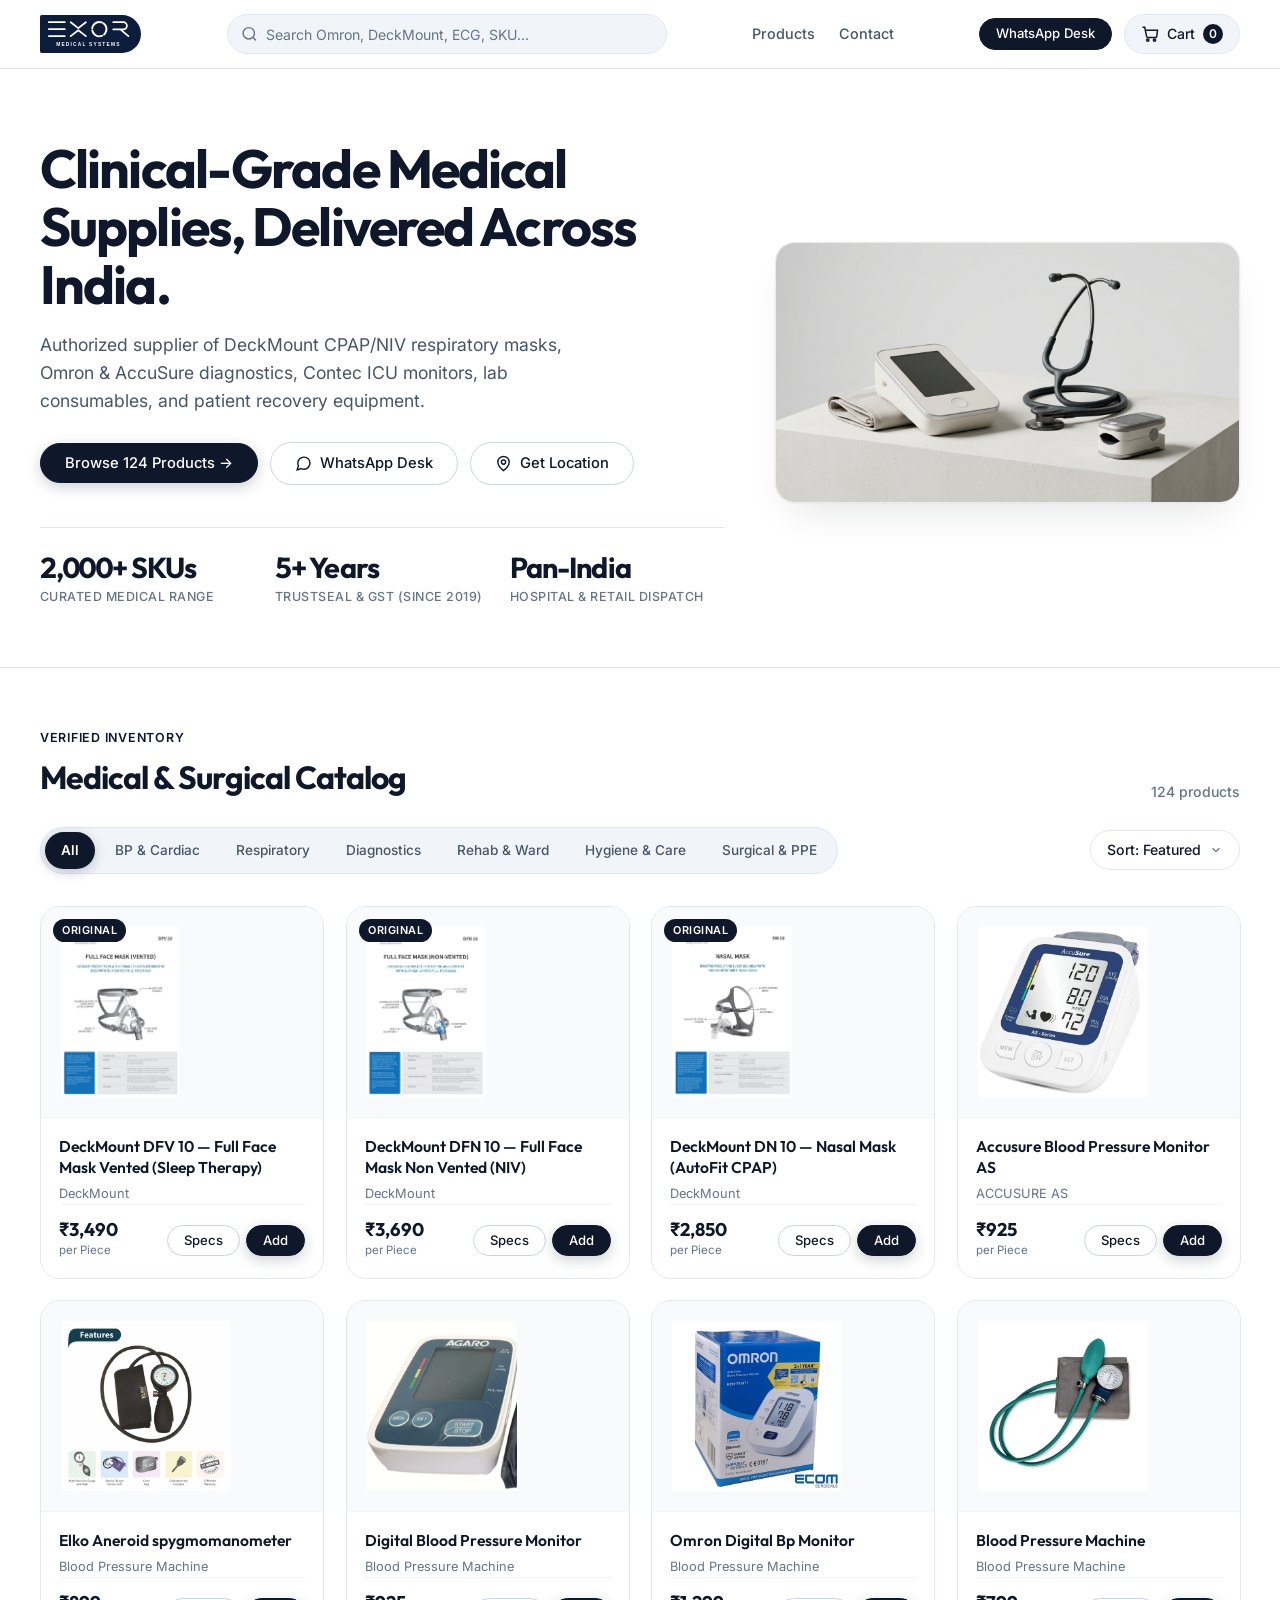
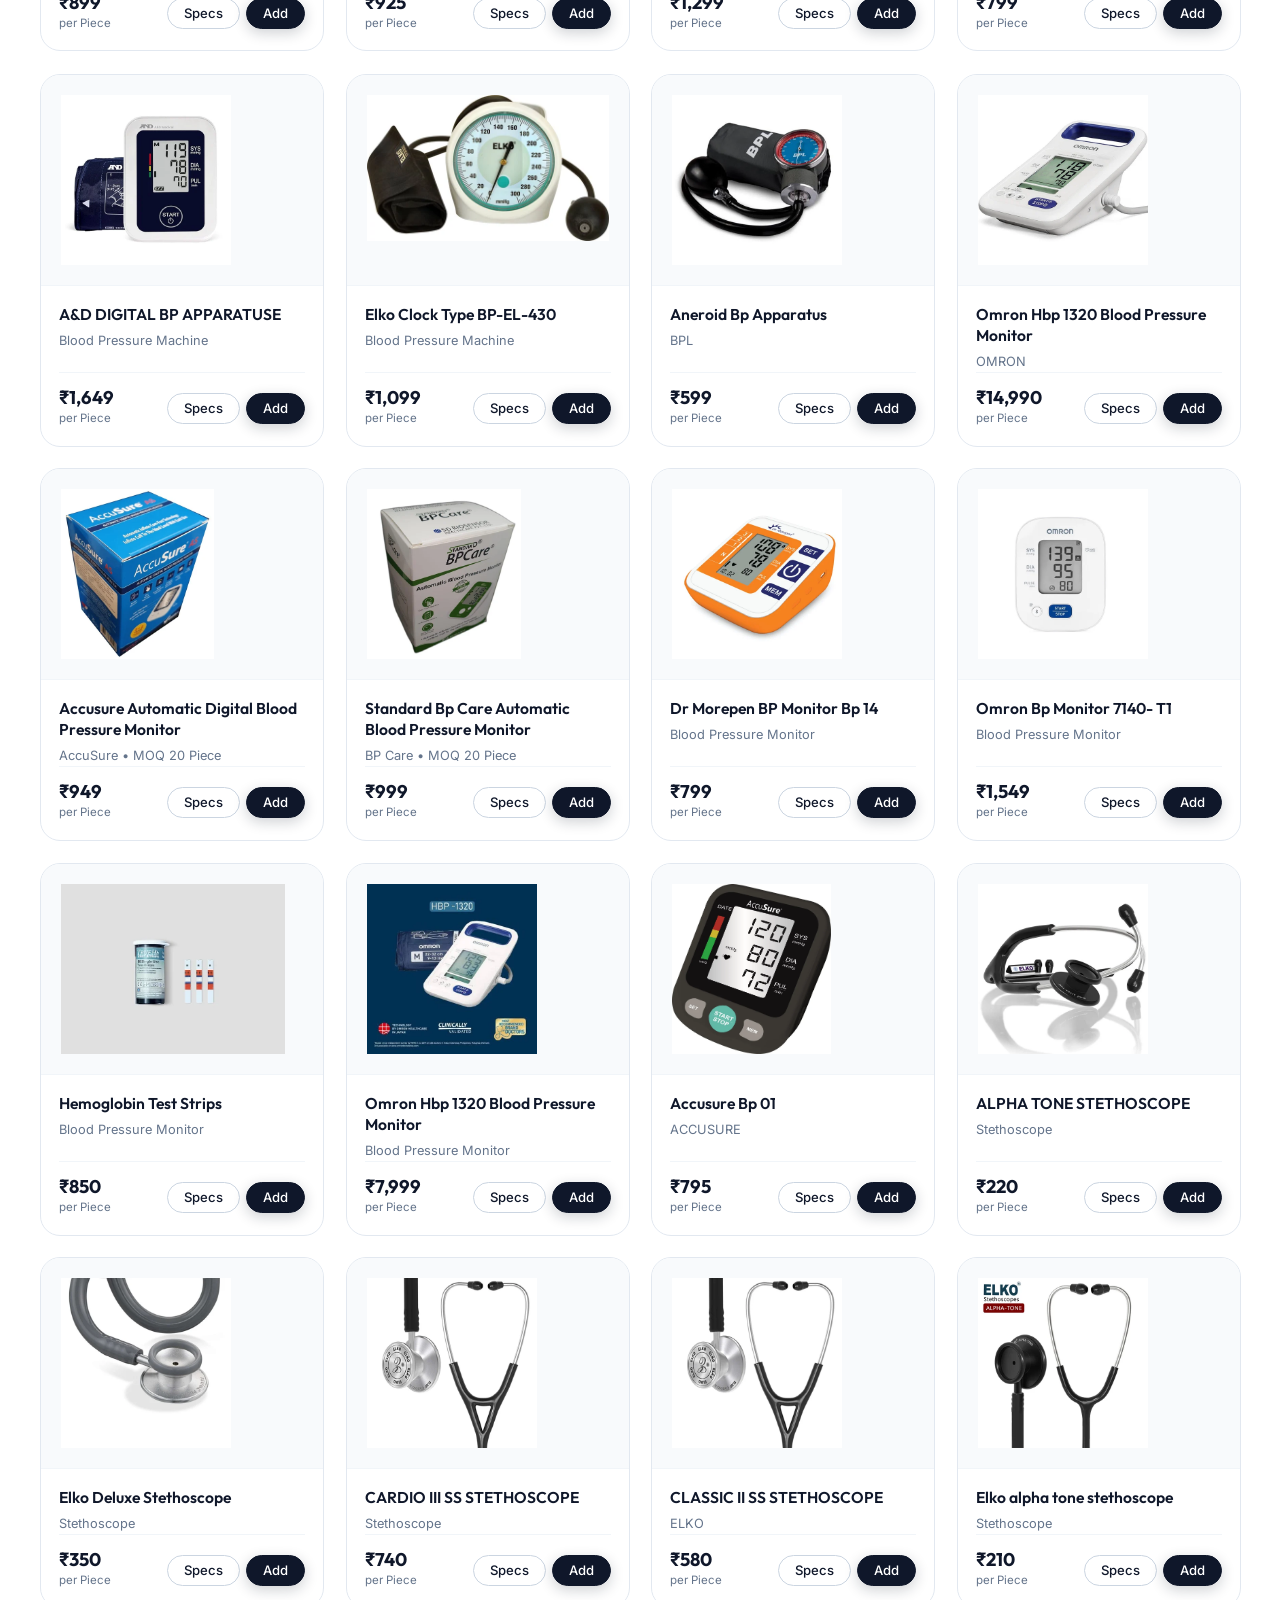
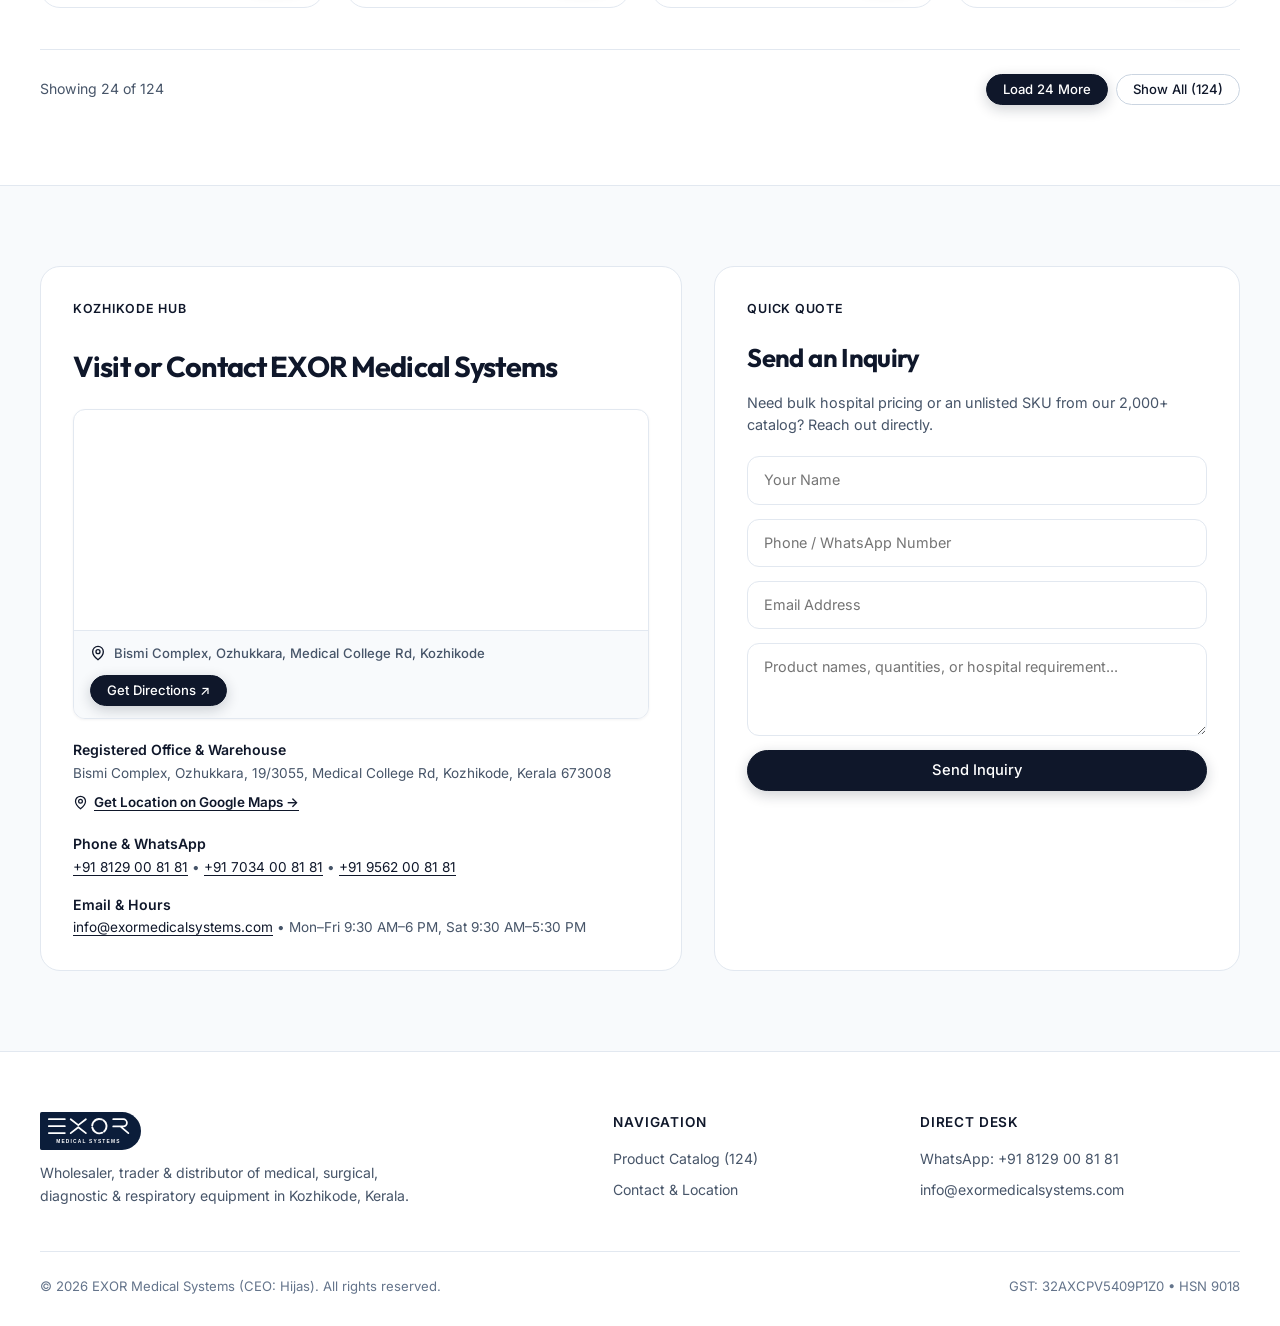
<file: index.html>
<!DOCTYPE html>
<html lang="en">
<head>
  <meta charset="UTF-8" />
  <meta name="viewport" content="width=device-width, initial-scale=1.0, viewport-fit=cover" />
  <title>EXOR Medical Systems — Medical &amp; Surgical Equipment Distributor | Kozhikode</title>
  <meta name="description" content="EXOR Medical Systems, Kozhikode — TrustSEAL Verified wholesaler &amp; distributor of medical equipment, CPAP/NIV masks, diagnostic monitors, and surgical supplies." />
  <link rel="icon" type="image/svg+xml" href="assets/images/exor-logo.svg?v=4" />
  <link rel="preconnect" href="https://fonts.googleapis.com" />
  <link rel="preconnect" href="https://fonts.gstatic.com" crossorigin />
  <link href="https://fonts.googleapis.com/css2?family=Inter:wght@400;500;600;700&family=Outfit:wght@500;600;700;800&family=DM+Sans:ital,opsz,wght@0,9..40,400;0,9..40,500;0,9..40,700;1,9..40,400&display=swap" rel="stylesheet" />
  <link rel="stylesheet" href="css/styles.css?v=6" />
  <script defer src="js/products.js"></script>
  <script defer src="js/app.js?v=5"></script>
</head>
<body>
  <!-- Sticky Header -->
  <header class="site-header" id="top">
    <div class="container header-inner">
      <a href="#top" class="brand" aria-label="EXOR Medical Systems Home">
        <img src="assets/images/exor-logo.svg?v=4" alt="EXOR Medical Systems" width="132" height="49" class="exor-brand-logo" />
      </a>

      <div class="header-search" role="search">
        <svg class="search-icon" width="17" height="17" viewBox="0 0 24 24" fill="none" stroke="currentColor" stroke-width="2" aria-hidden="true">
          <circle cx="11" cy="11" r="8" />
          <path d="m21 21-4.3-4.3" />
        </svg>
        <input type="search" id="catalog-search" placeholder="Search Omron, DeckMount, ECG, SKU..." aria-label="Search medical products" autocomplete="off" aria-autocomplete="list" aria-controls="search-suggestions" />
        <button type="button" id="search-clear-btn" class="search-clear" aria-label="Clear search" hidden>&times;</button>
        <div class="search-suggestions" id="search-suggestions" role="listbox" aria-label="Product suggestions" hidden></div>
      </div>

      <nav class="header-nav hide-md" aria-label="Primary navigation">
        <a href="#catalog">Products</a>
        <a href="#contact-us">Contact</a>
      </nav>

      <div class="header-actions">
        <a href="https://wa.me/918129008181" target="_blank" rel="noopener noreferrer" class="btn btn-sage btn-sm hide-sm">
          WhatsApp Desk
        </a>
        <button type="button" class="cart-trigger" id="open-cart-btn" aria-label="Open shopping cart">
          <svg width="18" height="18" viewBox="0 0 24 24" fill="none" stroke="currentColor" stroke-width="2" aria-hidden="true">
            <circle cx="9" cy="20" r="1.5" />
            <circle cx="18" cy="20" r="1.5" />
            <path d="M2 3h3l2.4 12.2a2 2 0 0 0 2 1.6h9.7a2 2 0 0 0 1.9-1.5L22 7H6.2" />
          </svg>
          <span class="hide-xs">Cart</span>
          <span class="cart-badge" id="header-cart-count">0</span>
        </button>
      </div>
    </div>
  </header>

  <main>
    <!-- Hero -->
    <section class="hero">
      <div class="container hero-inner">
        <div class="hero-copy">
          <h1>Clinical-Grade Medical Supplies, Delivered Across India.</h1>
          <p>Authorized supplier of DeckMount CPAP/NIV respiratory masks, Omron &amp; AccuSure diagnostics, Contec ICU monitors, lab consumables, and patient recovery equipment.</p>
          <div class="hero-cta">
            <a href="#catalog" class="btn btn-primary btn-md">Browse 124 Products &rarr;</a>
            <a href="https://wa.me/918129008181" target="_blank" rel="noopener noreferrer" class="btn btn-secondary btn-md">
              <svg width="17" height="17" viewBox="0 0 24 24" fill="none" stroke="currentColor" stroke-width="2" aria-hidden="true"><path d="M21 11.5a8.38 8.38 0 0 1-.9 3.8 8.5 8.5 0 0 1-7.6 4.7 8.38 8.38 0 0 1-3.8-.9L3 21l1.9-5.7a8.38 8.38 0 0 1-.9-3.8 8.5 8.5 0 0 1 4.7-7.6 8.38 8.38 0 0 1 3.8-.9h.5a8.48 8.48 0 0 1 8 8v.5z"/></svg>
              WhatsApp Desk
            </a>
            <a href="https://maps.google.com/?q=Bismi+Complex,+Ozhukkara,+19/3055,+Medical+College+Rd,+Kozhikode,+Kerala+673008" target="_blank" rel="noopener noreferrer" class="btn btn-secondary btn-md btn-get-location" aria-label="Get Location on Google Maps">
              <svg width="17" height="17" viewBox="0 0 24 24" fill="none" stroke="currentColor" stroke-width="2" aria-hidden="true"><path d="M20 10c0 6-8 12-8 12s-8-6-8-12a8 8 0 0 1 16 0Z"/><circle cx="12" cy="10" r="3"/></svg>
              Get Location
            </a>
          </div>
          <div class="hero-metrics" id="hero-metrics">
            <div class="metric-item">
              <strong class="count-up" data-target="2000" data-suffix="+ SKUs">2,000+ SKUs</strong>
              <span>Curated Medical Range</span>
            </div>
            <div class="metric-item">
              <strong class="count-up" data-target="5" data-suffix="+ Years">5+ Years</strong>
              <span>TrustSEAL &amp; GST (Since 2019)</span>
            </div>
            <div class="metric-item">
              <strong>Pan-India</strong>
              <span>Hospital &amp; Retail Dispatch</span>
            </div>
          </div>
        </div>
        <div class="hero-photo">
          <img src="assets/images/hero-codex-clean.jpg" alt="Clinical medical equipment — EXOR Medical Systems" />
        </div>
      </div>
    </section>

    <!-- Product Catalog -->
    <section class="catalog-section" id="catalog">
      <div class="container">
        <div class="catalog-top">
          <div>
            <span class="section-kicker">Verified Inventory</span>
            <h2>Medical &amp; Surgical Catalog</h2>
          </div>
          <span class="catalog-meta" id="catalog-results-count">124 products</span>
        </div>

        <div class="filter-bar">
          <div class="category-pills" id="category-filter-pills" role="tablist" aria-label="Filter by department"></div>
          <div class="sort-wrap" id="custom-sort-wrap">
            <button type="button" class="sort-trigger" id="sort-trigger" aria-haspopup="listbox" aria-expanded="false" aria-label="Sort products">
              <span class="sort-label" id="sort-current-label">Sort: Featured</span>
              <svg class="sort-chevron" width="14" height="14" viewBox="0 0 24 24" fill="none" stroke="currentColor" stroke-width="2" aria-hidden="true"><path d="m6 9 6 6 6-6"/></svg>
            </button>
            <ul class="sort-menu" id="sort-menu" role="listbox" aria-label="Sort options" hidden>
              <li class="sort-option is-selected" role="option" aria-selected="true" data-sort-val="featured">
                <span>Featured</span>
                <svg class="sort-check" width="14" height="14" viewBox="0 0 24 24" fill="none" stroke="currentColor" stroke-width="2.5" aria-hidden="true"><polyline points="20 6 9 17 4 12"/></svg>
              </li>
              <li class="sort-option" role="option" aria-selected="false" data-sort-val="price-asc">
                <span>Price: Low to High</span>
                <svg class="sort-check" width="14" height="14" viewBox="0 0 24 24" fill="none" stroke="currentColor" stroke-width="2.5" aria-hidden="true"><polyline points="20 6 9 17 4 12"/></svg>
              </li>
              <li class="sort-option" role="option" aria-selected="false" data-sort-val="price-desc">
                <span>Price: High to Low</span>
                <svg class="sort-check" width="14" height="14" viewBox="0 0 24 24" fill="none" stroke="currentColor" stroke-width="2.5" aria-hidden="true"><polyline points="20 6 9 17 4 12"/></svg>
              </li>
              <li class="sort-option" role="option" aria-selected="false" data-sort-val="name-asc">
                <span>Name: A–Z</span>
                <svg class="sort-check" width="14" height="14" viewBox="0 0 24 24" fill="none" stroke="currentColor" stroke-width="2.5" aria-hidden="true"><polyline points="20 6 9 17 4 12"/></svg>
              </li>
            </ul>
            <select id="catalog-sort" class="sr-only" aria-hidden="true" tabindex="-1">
              <option value="featured">Sort: Featured</option>
              <option value="price-asc">Price: Low to High</option>
              <option value="price-desc">Price: High to Low</option>
              <option value="name-asc">Name: A–Z</option>
            </select>
          </div>
        </div>

        <div class="product-grid" id="product-grid" aria-live="polite"></div>

        <div class="catalog-pagination" id="catalog-pagination" hidden>
          <span id="pagination-status"></span>
          <div class="pagination-btns">
            <button type="button" class="btn btn-primary btn-sm" id="show-more-btn">Load More</button>
            <button type="button" class="btn btn-secondary btn-sm" id="show-all-btn">Show All</button>
          </div>
        </div>

        <div class="empty-catalog" id="empty-catalog" hidden>
          <p>No products matched your search.</p>
          <button type="button" class="btn btn-primary btn-sm" id="reset-filters-btn">Reset Filters</button>
        </div>
      </div>
    </section>

    <!-- Contact & Location -->
    <section class="contact-section" id="contact-us">
      <div class="container contact-grid">
        <div class="contact-info">
          <span class="section-kicker">Kozhikode Hub</span>
          <h2>Visit or Contact EXOR Medical Systems</h2>
          
          <!-- Interactive Google Maps Card -->
          <div class="map-embed-card">
            <iframe
              title="EXOR Medical Systems Google Maps Location"
              src="https://maps.google.com/maps?q=Bismi+Complex,+Ozhukkara,+Medical+College+Rd,+Kozhikode,+Kerala+673008&t=&z=15&ie=UTF8&iwloc=&output=embed"
              loading="lazy"
              referrerpolicy="no-referrer-when-downgrade">
            </iframe>
            <div class="map-card-bar">
              <div class="map-card-meta">
                <svg width="16" height="16" viewBox="0 0 24 24" fill="none" stroke="var(--brand-accent)" stroke-width="2" aria-hidden="true"><path d="M20 10c0 6-8 12-8 12s-8-6-8-12a8 8 0 0 1 16 0Z"/><circle cx="12" cy="10" r="3"/></svg>
                <span>Bismi Complex, Ozhukkara, Medical College Rd, Kozhikode</span>
              </div>
              <a href="https://maps.google.com/?q=Bismi+Complex,+Ozhukkara,+19/3055,+Medical+College+Rd,+Kozhikode,+Kerala+673008" target="_blank" rel="noopener noreferrer" class="btn btn-primary btn-sm btn-map-pin">
                Get Directions &nearr;
              </a>
            </div>
          </div>

          <div class="contact-cards">
            <div class="contact-item">
              <strong>Registered Office &amp; Warehouse</strong>
              <span>Bismi Complex, Ozhukkara, 19/3055, Medical College Rd, Kozhikode, Kerala 673008</span>
              <a href="https://maps.google.com/?q=Bismi+Complex,+Ozhukkara,+19/3055,+Medical+College+Rd,+Kozhikode,+Kerala+673008" target="_blank" rel="noopener noreferrer" class="location-inline-link">
                <svg width="15" height="15" viewBox="0 0 24 24" fill="none" stroke="currentColor" stroke-width="2" aria-hidden="true"><path d="M20 10c0 6-8 12-8 12s-8-6-8-12a8 8 0 0 1 16 0Z"/><circle cx="12" cy="10" r="3"/></svg>
                Get Location on Google Maps &rarr;
              </a>
            </div>
            <div class="contact-item">
              <strong>Phone &amp; WhatsApp</strong>
              <span><a href="tel:+918129008181">+91 8129 00 81 81</a> &bull; <a href="tel:+917034008181">+91 7034 00 81 81</a> &bull; <a href="tel:+919562008181">+91 9562 00 81 81</a></span>
            </div>
            <div class="contact-item">
              <strong>Email &amp; Hours</strong>
              <span><a href="mailto:info@exormedicalsystems.com">info@exormedicalsystems.com</a> &bull; Mon–Fri 9:30 AM–6 PM, Sat 9:30 AM–5:30 PM</span>
            </div>
          </div>
        </div>

        <form id="contact-form" class="contact-form">
          <span class="section-kicker">Quick Quote</span>
          <h3>Send an Inquiry</h3>
          <p class="form-sub">Need bulk hospital pricing or an unlisted SKU from our 2,000+ catalog? Reach out directly.</p>
          <input type="text" id="c-name" required placeholder="Your Name" aria-label="Your Name" />
          <input type="tel" id="c-phone" required placeholder="Phone / WhatsApp Number" aria-label="Phone Number" />
          <input type="email" id="c-email" required placeholder="Email Address" aria-label="Email" />
          <textarea id="c-message" rows="3" required placeholder="Product names, quantities, or hospital requirement..."></textarea>
          <button type="submit" class="btn btn-primary btn-md">Send Inquiry</button>
        </form>
      </div>
    </section>
  </main>

  <!-- Clean 3-Column Footer -->
  <footer class="site-footer">
    <div class="container footer-grid">
      <div class="footer-brand">
        <img src="assets/images/exor-logo.svg?v=4" alt="EXOR Medical Systems" width="126" height="47" class="exor-brand-logo" />
        <p>Wholesaler, trader &amp; distributor of medical, surgical, diagnostic &amp; respiratory equipment in Kozhikode, Kerala.</p>
      </div>
      <div class="footer-col">
        <h4>Navigation</h4>
        <a href="#catalog">Product Catalog (124)</a>
        <a href="#contact-us">Contact &amp; Location</a>
      </div>
      <div class="footer-col">
        <h4>Direct Desk</h4>
        <a href="https://wa.me/918129008181" target="_blank" rel="noopener noreferrer">WhatsApp: +91 8129 00 81 81</a>
        <a href="mailto:info@exormedicalsystems.com">info@exormedicalsystems.com</a>
      </div>
    </div>
    <div class="container footer-bottom">
      <span>&copy; 2026 EXOR Medical Systems (CEO: Hijas). All rights reserved.</span>
      <span>GST: 32AXCPV5409P1Z0 &bull; HSN 9018</span>
    </div>
  </footer>

  <!-- Cart Drawer -->
  <div class="drawer-backdrop" id="cart-backdrop" hidden></div>
  <aside class="cart-drawer" id="cart-drawer" role="dialog" aria-modal="true" aria-labelledby="cart-drawer-title" hidden>
    <div class="drawer-header">
      <h2 id="cart-drawer-title">Order Cart (<span id="cart-drawer-count-text">0</span>)</h2>
      <button type="button" class="icon-close-btn" id="close-cart-btn" aria-label="Close cart">&times;</button>
    </div>

    <div class="drawer-body" id="cart-items-container"></div>

    <div class="drawer-footer" id="cart-drawer-footer">
      <div class="cart-totals">
        <div class="total-row">
          <span>Subtotal</span>
          <span id="cart-subtotal">₹0</span>
        </div>
        <div class="total-row">
          <span>Pan-India Shipping</span>
          <span id="cart-shipping">₹0</span>
        </div>
        <div class="total-row grand">
          <span>Estimated Total</span>
          <span id="cart-total">₹0</span>
        </div>
      </div>

      <div class="drawer-cta-stack">
        <button type="button" class="btn btn-primary btn-block btn-md" id="proceed-checkout-btn">Proceed to Checkout</button>
        <a href="https://wa.me/918129008181" target="_blank" rel="noopener noreferrer" class="btn btn-sage btn-block btn-md" id="whatsapp-cart-btn">
          Send Order via WhatsApp
        </a>
      </div>
    </div>
  </aside>

  <!-- Product Specs Modal -->
  <div class="modal-backdrop" id="product-modal" role="dialog" aria-modal="true" aria-labelledby="pm-title" hidden>
    <div class="modal-dialog modal-lg">
      <button type="button" class="icon-close-btn modal-close-corner" data-close-modal="product-modal" aria-label="Close">&times;</button>
      <div class="product-modal-grid" id="product-modal-content"></div>
    </div>
  </div>

  <!-- Checkout Modal -->
  <div class="modal-backdrop" id="checkout-modal" role="dialog" aria-modal="true" aria-labelledby="checkout-title" hidden>
    <div class="modal-dialog modal-md">
      <button type="button" class="icon-close-btn modal-close-corner" data-close-modal="checkout-modal" aria-label="Close">&times;</button>
      <div id="checkout-form-view">
        <h2 id="checkout-title" style="margin:0 0 14px;">Order Checkout</h2>
        <form id="checkout-form" class="form-stack">
          <input type="text" id="chk-name" required placeholder="Full Name / Hospital" aria-label="Full Name" />
          <input type="email" id="chk-email" required placeholder="Email for Invoice" aria-label="Email" />
          <input type="text" id="chk-address" required placeholder="Delivery Address" aria-label="Delivery Address" />
          <div class="form-grid">
            <input type="text" id="chk-city" required placeholder="City" aria-label="City" />
            <input type="text" id="chk-zip" required placeholder="PIN Code" aria-label="PIN Code" />
          </div>
          <div class="checkout-totals-mini" id="checkout-totals-mini"></div>
          <button type="submit" class="btn btn-primary btn-block btn-md">Confirm Order</button>
        </form>
      </div>
      <div id="checkout-success-view" class="order-success-view" hidden></div>
    </div>
  </div>

  <!-- Floating Mobile Quick Action Bar (Phones < 640px) -->
  <nav class="mobile-action-bar" aria-label="Mobile quick actions">
    <a href="tel:+918129008181" class="mob-bar-btn mob-bar-call" aria-label="Call Sales Desk">
      <svg width="20" height="20" viewBox="0 0 24 24" fill="none" stroke="currentColor" stroke-width="2"><path d="M22 16.92v3a2 2 0 0 1-2.18 2 19.79 19.79 0 0 1-8.63-3.07 19.5 19.5 0 0 1-6-6 19.79 19.79 0 0 1-3.07-8.67A2 2 0 0 1 4.11 2h3a2 2 0 0 1 2 1.72 12.84 12.84 0 0 0 .7 2.81 2 2 0 0 1-.45 2.11L8.09 9.91a16 16 0 0 0 6 6l1.27-1.27a2 2 0 0 1 2.11-.45 12.84 12.84 0 0 0 2.81.7A2 2 0 0 1 22 16.92z"/></svg>
      <span>Call Desk</span>
    </a>
    <a href="https://maps.google.com/?q=Bismi+Complex,+Ozhukkara,+19/3055,+Medical+College+Rd,+Kozhikode,+Kerala+673008" target="_blank" rel="noopener noreferrer" class="mob-bar-btn mob-bar-loc" aria-label="Get Location">
      <svg width="20" height="20" viewBox="0 0 24 24" fill="none" stroke="currentColor" stroke-width="2"><path d="M20 10c0 6-8 12-8 12s-8-6-8-12a8 8 0 0 1 16 0Z"/><circle cx="12" cy="10" r="3"/></svg>
      <span>Location</span>
    </a>
    <a href="https://wa.me/918129008181" target="_blank" rel="noopener noreferrer" class="mob-bar-btn mob-bar-wa" aria-label="WhatsApp Inquiry">
      <svg width="20" height="20" viewBox="0 0 24 24" fill="none" stroke="currentColor" stroke-width="2"><path d="M21 11.5a8.38 8.38 0 0 1-.9 3.8 8.5 8.5 0 0 1-7.6 4.7 8.38 8.38 0 0 1-3.8-.9L3 21l1.9-5.7a8.38 8.38 0 0 1-.9-3.8 8.5 8.5 0 0 1 4.7-7.6 8.38 8.38 0 0 1 3.8-.9h.5a8.48 8.48 0 0 1 8 8v.5z"/></svg>
      <span>WhatsApp</span>
    </a>
    <button type="button" class="mob-bar-btn mob-bar-cart" id="mobile-cart-btn" aria-label="Open Cart">
      <svg width="20" height="20" viewBox="0 0 24 24" fill="none" stroke="currentColor" stroke-width="2"><circle cx="9" cy="20" r="1.5"/><circle cx="18" cy="20" r="1.5"/><path d="M2 3h3l2.4 12.2a2 2 0 0 0 2 1.6h9.7a2 2 0 0 0 1.9-1.5L22 7H6.2"/></svg>
      <span>Cart (<span id="mobile-cart-count">0</span>)</span>
    </button>
  </nav>

  <div class="toast-region" id="toast-region" aria-live="polite" aria-atomic="true"></div>
</body>
</html>
</file>
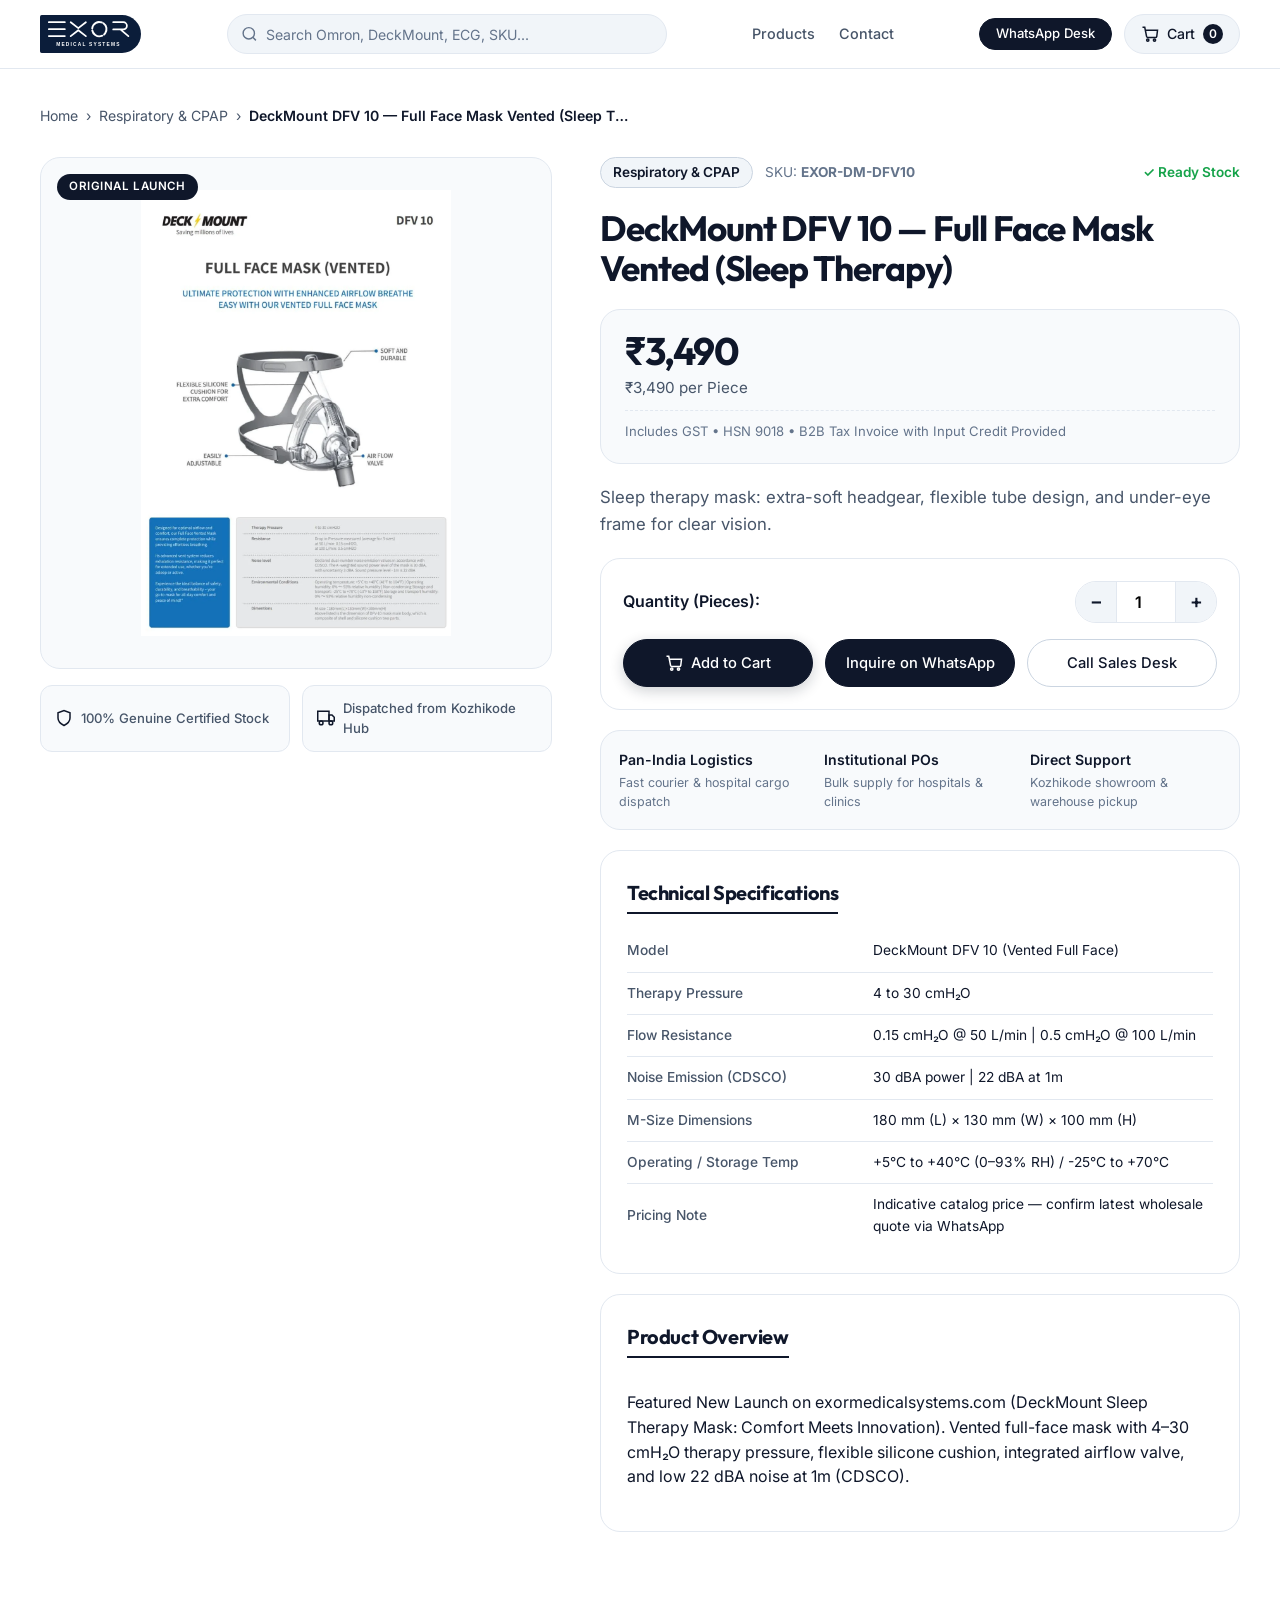
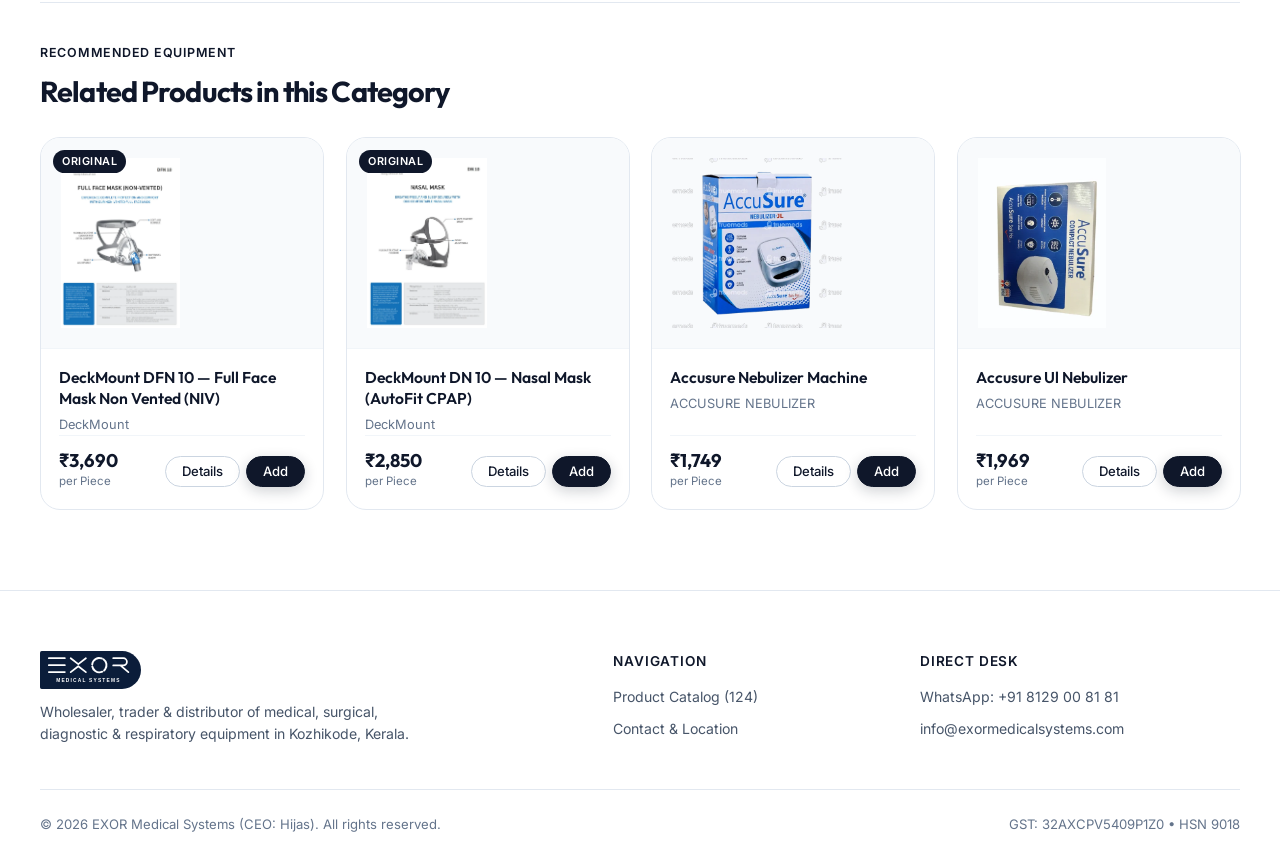
<file: product.html>
<!DOCTYPE html>
<html lang="en">
<head>
  <meta charset="UTF-8" />
  <meta name="viewport" content="width=device-width, initial-scale=1.0, viewport-fit=cover" />
  <title id="page-title">EXOR Medical Systems — Product Details</title>
  <meta name="description" id="page-meta-desc" content="Clinical-grade medical and surgical equipment supplied by EXOR Medical Systems, Kozhikode." />
  <link rel="icon" type="image/svg+xml" href="assets/images/exor-logo.svg?v=4" />
  <link rel="preconnect" href="https://fonts.googleapis.com" />
  <link rel="preconnect" href="https://fonts.gstatic.com" crossorigin />
  <link href="https://fonts.googleapis.com/css2?family=Inter:wght@400;500;600;700&family=Outfit:wght@500;600;700;800&family=DM+Sans:ital,opsz,wght@0,9..40,400;0,9..40,500;0,9..40,700;1,9..40,400&display=swap" rel="stylesheet" />
  <link rel="stylesheet" href="css/styles.css?v=6" />
  <script defer src="js/products.js"></script>
  <script defer src="js/product-page.js?v=5"></script>
</head>
<body class="pdp-body">
  <!-- Sticky Header -->
  <header class="site-header" id="top">
    <div class="container header-inner">
      <a href="index.html" class="brand" aria-label="EXOR Medical Systems Home">
        <img src="assets/images/exor-logo.svg?v=4" alt="EXOR Medical Systems" width="132" height="49" class="exor-brand-logo" />
      </a>

      <div class="header-search" role="search">
        <svg class="search-icon" width="17" height="17" viewBox="0 0 24 24" fill="none" stroke="currentColor" stroke-width="2" aria-hidden="true">
          <circle cx="11" cy="11" r="8" />
          <path d="m21 21-4.3-4.3" />
        </svg>
        <input type="search" id="catalog-search" placeholder="Search Omron, DeckMount, ECG, SKU..." aria-label="Search medical products" autocomplete="off" aria-autocomplete="list" aria-controls="search-suggestions" />
        <button type="button" id="search-clear-btn" class="search-clear" aria-label="Clear search" hidden>&times;</button>
        <div class="search-suggestions" id="search-suggestions" role="listbox" aria-label="Product suggestions" hidden></div>
      </div>

      <nav class="header-nav hide-md" aria-label="Primary navigation">
        <a href="index.html#catalog">Products</a>
        <a href="index.html#contact-us">Contact</a>
      </nav>

      <div class="header-actions">
        <a href="https://wa.me/918129008181" target="_blank" rel="noopener noreferrer" class="btn btn-sage btn-sm hide-sm">
          WhatsApp Desk
        </a>
        <button type="button" class="cart-trigger" id="open-cart-btn" aria-label="Open shopping cart">
          <svg width="18" height="18" viewBox="0 0 24 24" fill="none" stroke="currentColor" stroke-width="2" aria-hidden="true">
            <circle cx="9" cy="20" r="1.5" />
            <circle cx="18" cy="20" r="1.5" />
            <path d="M2 3h3l2.4 12.2a2 2 0 0 0 2 1.6h9.7a2 2 0 0 0 1.9-1.5L22 7H6.2" />
          </svg>
          <span class="hide-xs">Cart</span>
          <span class="cart-badge" id="header-cart-count">0</span>
        </button>
      </div>
    </div>
  </header>

  <main class="pdp-main-content">
    <div class="container">
      <!-- Breadcrumbs -->
      <nav class="pdp-breadcrumbs" aria-label="Breadcrumb">
        <ol>
          <li><a href="index.html">Home</a></li>
          <li aria-hidden="true">&rsaquo;</li>
          <li><a href="index.html#catalog" id="bc-category-link">Catalog</a></li>
          <li aria-hidden="true">&rsaquo;</li>
          <li aria-current="page" id="bc-product-name">Product Details</li>
        </ol>
      </nav>

      <!-- Main Product Display Grid -->
      <div id="pdp-content-area">
        <!-- Rendered dynamically by product-page.js -->
        <div class="pdp-loading">Loading medical product specifications...</div>
      </div>

      <!-- Related Products Section -->
      <section class="pdp-related-section" id="related-section" hidden>
        <div class="related-top">
          <span class="section-kicker">Recommended Equipment</span>
          <h2>Related Products in this Category</h2>
        </div>
        <div class="product-grid" id="related-product-grid"></div>
      </section>
    </div>
  </main>

  <!-- Clean 3-Column Footer -->
  <footer class="site-footer">
    <div class="container footer-grid">
      <div class="footer-brand">
        <img src="assets/images/exor-logo.svg?v=4" alt="EXOR Medical Systems" width="126" height="47" class="exor-brand-logo" />
        <p>Wholesaler, trader &amp; distributor of medical, surgical, diagnostic &amp; respiratory equipment in Kozhikode, Kerala.</p>
      </div>
      <div class="footer-col">
        <h4>Navigation</h4>
        <a href="index.html#catalog">Product Catalog (124)</a>
        <a href="index.html#contact-us">Contact &amp; Location</a>
      </div>
      <div class="footer-col">
        <h4>Direct Desk</h4>
        <a href="https://wa.me/918129008181" target="_blank" rel="noopener noreferrer">WhatsApp: +91 8129 00 81 81</a>
        <a href="mailto:info@exormedicalsystems.com">info@exormedicalsystems.com</a>
      </div>
    </div>
    <div class="container footer-bottom">
      <span>&copy; 2026 EXOR Medical Systems (CEO: Hijas). All rights reserved.</span>
      <span>GST: 32AXCPV5409P1Z0 &bull; HSN 9018</span>
    </div>
  </footer>

  <!-- Cart Drawer -->
  <div class="drawer-backdrop" id="cart-backdrop" hidden></div>
  <aside class="cart-drawer" id="cart-drawer" role="dialog" aria-modal="true" aria-labelledby="cart-drawer-title" hidden>
    <div class="drawer-header">
      <h2 id="cart-drawer-title">Order Cart (<span id="cart-drawer-count-text">0</span>)</h2>
      <button type="button" class="icon-close-btn" id="close-cart-btn" aria-label="Close cart">&times;</button>
    </div>

    <div class="drawer-body" id="cart-items-container"></div>

    <div class="drawer-footer" id="cart-drawer-footer">
      <div class="cart-totals">
        <div class="total-row">
          <span>Subtotal</span>
          <span id="cart-subtotal">₹0</span>
        </div>
        <div class="total-row">
          <span>Pan-India Shipping</span>
          <span id="cart-shipping">₹0</span>
        </div>
        <div class="total-row grand">
          <span>Estimated Total</span>
          <span id="cart-total">₹0</span>
        </div>
      </div>

      <div class="drawer-cta-stack">
        <button type="button" class="btn btn-primary btn-block btn-md" id="proceed-checkout-btn">Proceed to Checkout</button>
        <a href="https://wa.me/918129008181" target="_blank" rel="noopener noreferrer" class="btn btn-sage btn-block btn-md" id="whatsapp-cart-btn">
          Send Order via WhatsApp
        </a>
      </div>
    </div>
  </aside>

  <!-- Checkout Modal -->
  <div class="modal-backdrop" id="checkout-modal" role="dialog" aria-modal="true" aria-labelledby="checkout-title" hidden>
    <div class="modal-dialog modal-md">
      <button type="button" class="icon-close-btn modal-close-corner" data-close-modal="checkout-modal" aria-label="Close">&times;</button>
      <div id="checkout-form-view">
        <h2 id="checkout-title" style="margin:0 0 14px;">Order Checkout</h2>
        <form id="checkout-form" class="form-stack">
          <input type="text" id="chk-name" required placeholder="Full Name / Hospital" aria-label="Full Name" />
          <input type="email" id="chk-email" required placeholder="Email for Invoice" aria-label="Email" />
          <input type="text" id="chk-address" required placeholder="Delivery Address" aria-label="Delivery Address" />
          <div class="form-grid">
            <input type="text" id="chk-city" required placeholder="City" aria-label="City" />
            <input type="text" id="chk-zip" required placeholder="PIN Code" aria-label="PIN Code" />
          </div>
          <div class="checkout-totals-mini" id="checkout-totals-mini"></div>
          <button type="submit" class="btn btn-primary btn-block btn-md">Confirm Order</button>
        </form>
      </div>
      <div id="checkout-success-view" class="order-success-view" hidden></div>
    </div>
  </div>

  <!-- Floating Mobile Quick Action Bar (Phones < 640px) -->
  <nav class="mobile-action-bar" aria-label="Mobile quick actions">
    <a href="tel:+918129008181" class="mob-bar-btn mob-bar-call" aria-label="Call Sales Desk">
      <svg width="20" height="20" viewBox="0 0 24 24" fill="none" stroke="currentColor" stroke-width="2"><path d="M22 16.92v3a2 2 0 0 1-2.18 2 19.79 19.79 0 0 1-8.63-3.07 19.5 19.5 0 0 1-6-6 19.79 19.79 0 0 1-3.07-8.67A2 2 0 0 1 4.11 2h3a2 2 0 0 1 2 1.72 12.84 12.84 0 0 0 .7 2.81 2 2 0 0 1-.45 2.11L8.09 9.91a16 16 0 0 0 6 6l1.27-1.27a2 2 0 0 1 2.11-.45 12.84 12.84 0 0 0 2.81.7A2 2 0 0 1 22 16.92z"/></svg>
      <span>Call Desk</span>
    </a>
    <a href="https://maps.google.com/?q=Bismi+Complex,+Ozhukkara,+19/3055,+Medical+College+Rd,+Kozhikode,+Kerala+673008" target="_blank" rel="noopener noreferrer" class="mob-bar-btn mob-bar-loc" aria-label="Get Location">
      <svg width="20" height="20" viewBox="0 0 24 24" fill="none" stroke="currentColor" stroke-width="2"><path d="M20 10c0 6-8 12-8 12s-8-6-8-12a8 8 0 0 1 16 0Z"/><circle cx="12" cy="10" r="3"/></svg>
      <span>Location</span>
    </a>
    <a href="https://wa.me/918129008181" target="_blank" rel="noopener noreferrer" class="mob-bar-btn mob-bar-wa" aria-label="WhatsApp Inquiry">
      <svg width="20" height="20" viewBox="0 0 24 24" fill="none" stroke="currentColor" stroke-width="2"><path d="M21 11.5a8.38 8.38 0 0 1-.9 3.8 8.5 8.5 0 0 1-7.6 4.7 8.38 8.38 0 0 1-3.8-.9L3 21l1.9-5.7a8.38 8.38 0 0 1-.9-3.8 8.5 8.5 0 0 1 4.7-7.6 8.38 8.38 0 0 1 3.8-.9h.5a8.48 8.48 0 0 1 8 8v.5z"/></svg>
      <span>WhatsApp</span>
    </a>
    <button type="button" class="mob-bar-btn mob-bar-cart" id="mobile-cart-btn" aria-label="Open Cart">
      <svg width="20" height="20" viewBox="0 0 24 24" fill="none" stroke="currentColor" stroke-width="2"><circle cx="9" cy="20" r="1.5"/><circle cx="18" cy="20" r="1.5"/><path d="M2 3h3l2.4 12.2a2 2 0 0 0 2 1.6h9.7a2 2 0 0 0 1.9-1.5L22 7H6.2"/></svg>
      <span>Cart (<span id="mobile-cart-count">0</span>)</span>
    </button>
  </nav>

  <div class="toast-region" id="toast-region" aria-live="polite" aria-atomic="true"></div>
</body>
</html>
</file>
<file: css/styles.css>
/* ==========================================================================
   EXOR Medical Systems — Deep Slate Navy & Ice Blue Minimalist Design System
   High-contrast, authoritative slate palette paired harmoniously with the logo
   ========================================================================== */

:root {
  --bg-page: #ffffff;
  --bg-subtle: #f8fafc;
  --bg-surface: #f1f5f9;
  --bg-surface-alt: #e2e8f0;
  --dark-950: #0f172a;  /* Deep Slate Navy */
  --dark-900: #1e293b;
  --dark-800: #334155;

  /* Clean Slate Navy & Neutral Palette */
  --brand-navy: #0f172a;
  --brand-navy-hover: #1e293b;
  --brand-primary: #0f172a;
  --brand-primary-hover: #1e293b;
  --brand-accent: #0f172a;
  --brand-accent-hover: #1e293b;
  --brand-accent-tint: #f1f5f9;
  --brand-accent-border: #cbd5e1;

  --text-main: #0f172a;
  --text-muted: #475569;
  --text-light: #64748b;
  --text-subtle: #94a3b8;

  --border: #e2e8f0;
  --border-strong: #cbd5e1;
  --border-subtle: #f1f5f9;

  --shadow-sm: 0 1px 3px 0 rgba(15, 23, 42, 0.05);
  --shadow-md: 0 6px 20px -3px rgba(15, 23, 42, 0.08), 0 2px 6px -1px rgba(15, 23, 42, 0.04);
  --shadow-lg: 0 20px 40px -10px rgba(15, 23, 42, 0.12), 0 10px 15px -5px rgba(15, 23, 42, 0.04);

  --radius-sm: 8px;
  --radius: 12px;
  --radius-card: 20px;
  --radius-pill: 9999px;

  --font-sans: "Inter", "DM Sans", -apple-system, BlinkMacSystemFont, "Segoe UI", Roboto, sans-serif;
  --font-display: "Outfit", "Inter", -apple-system, BlinkMacSystemFont, sans-serif;
}

[hidden] {
  display: none !important;
}

/* ==========================================================================
   Text Selection Highlight — Deep Slate Navy
   ========================================================================== */
::selection {
  background-color: #0f172a;
  color: #ffffff;
}

::-moz-selection {
  background-color: #0f172a;
  color: #ffffff;
}

input::selection,
textarea::selection {
  background-color: #0f172a;
  color: #ffffff;
}

mark {
  background-color: transparent;
  color: inherit;
  padding: 0;
}

*,
*::before,
*::after {
  box-sizing: border-box;
}

html {
  scroll-behavior: smooth;
  overflow-x: clip;
}

body {
  margin: 0;
  overflow-x: clip;
  font-family: var(--font-sans);
  color: var(--text-main);
  background: var(--bg-page);
  line-height: 1.55;
  -webkit-font-smoothing: antialiased;
  -moz-osx-font-smoothing: grayscale;
}

img {
  max-width: 100%;
  display: block;
}

button,
input,
select,
textarea {
  font: inherit;
}

button {
  cursor: pointer;
}

a,
button,
select,
input,
textarea {
  -webkit-tap-highlight-color: transparent;
  touch-action: manipulation;
}

a {
  color: inherit;
  text-decoration: none;
}

.sr-only {
  position: absolute;
  width: 1px;
  height: 1px;
  overflow: hidden;
  clip: rect(0, 0, 0, 0);
}

.container {
  width: min(1200px, 100% - 40px);
  margin-inline: auto;
}

/* ==========================================================================
   Buttons & Pills (Deep Slate Navy & Clean Slate)
   ========================================================================== */
.btn {
  display: inline-flex;
  align-items: center;
  justify-content: center;
  gap: 8px;
  font-weight: 500;
  font-size: 0.9rem;
  line-height: 1;
  border-radius: var(--radius-pill);
  border: 1px solid transparent;
  transition: all 0.2s cubic-bezier(0.16, 1, 0.3, 1);
  text-decoration: none;
  white-space: nowrap;
}

.btn-sm {
  padding: 8px 16px;
  font-size: 0.82rem;
}

.btn-md {
  padding: 12px 24px;
  font-size: 0.92rem;
}

.btn-primary {
  background: var(--brand-primary);
  color: #ffffff;
  border-color: var(--brand-primary);
  box-shadow: 0 4px 14px rgba(15, 23, 42, 0.2);
}

.btn-primary:hover {
  background: var(--brand-primary-hover);
  border-color: var(--brand-primary-hover);
  box-shadow: 0 6px 18px rgba(15, 23, 42, 0.28);
  transform: translateY(-1px);
}

.btn-secondary {
  background: #ffffff;
  color: var(--dark-950);
  border-color: var(--border-strong);
}

.btn-secondary:hover {
  background: var(--bg-surface);
  border-color: var(--brand-navy);
  color: var(--brand-navy);
  transform: translateY(-1px);
}

.btn-sage {
  background: var(--dark-950);
  color: #ffffff;
  border-color: var(--dark-950);
}

.btn-sage:hover {
  background: var(--brand-accent);
  border-color: var(--brand-accent);
  color: #ffffff;
  transform: translateY(-1px);
}

.btn-ghost {
  background: transparent;
  color: var(--dark-950);
  border-color: transparent;
}

.btn-ghost:hover {
  background: var(--brand-accent-tint);
  color: var(--brand-accent);
}

.btn-block {
  width: 100%;
}

.btn.is-added {
  background: #16a34a !important;
  border-color: #16a34a !important;
  color: #ffffff !important;
}

/* ==========================================================================
   Header (Sleek Minimal Sticky)
   ========================================================================== */
.site-header {
  position: sticky;
  top: 0;
  z-index: 100;
  background: rgba(255, 255, 255, 0.92);
  backdrop-filter: blur(16px);
  -webkit-backdrop-filter: blur(16px);
  border-bottom: 1px solid var(--border);
  transition: all 0.25s ease;
}

.site-header.is-scrolled {
  border-bottom-color: rgba(15, 23, 42, 0.12);
  box-shadow: 0 4px 20px -2px rgba(15, 23, 42, 0.05);
}

.header-inner {
  display: flex;
  align-items: center;
  justify-content: space-between;
  gap: 20px;
  height: 68px;
}

.brand {
  display: flex;
  align-items: center;
  flex-shrink: 0;
}

.exor-brand-logo {
  height: 38px;
  width: auto;
  object-fit: contain;
}

/* Search Bar */
.header-search {
  position: relative;
  flex: 1;
  max-width: 440px;
}

.header-search .search-icon {
  position: absolute;
  left: 14px;
  top: 50%;
  transform: translateY(-50%);
  color: var(--text-light);
  pointer-events: none;
}

.header-search input {
  width: 100%;
  height: 40px;
  padding: 0 38px;
  border-radius: var(--radius-pill);
  border: 1px solid var(--border);
  background: var(--bg-surface);
  font-size: 0.88rem;
  color: var(--text-main);
  outline: none;
  transition: all 0.2s ease;
}

.header-search input::placeholder {
  color: var(--text-light);
}

.header-search input:focus {
  background: #ffffff;
  border-color: var(--brand-primary);
  box-shadow: 0 0 0 3px rgba(15, 23, 42, 0.08);
}

input[type="search"]::-webkit-search-decoration,
input[type="search"]::-webkit-search-cancel-button,
input[type="search"]::-webkit-search-results-button,
input[type="search"]::-webkit-search-results-decoration {
  -webkit-appearance: none;
  appearance: none;
  display: none;
}

input[type="search"]::-ms-clear {
  display: none;
  width: 0;
  height: 0;
}

.header-search .search-clear {
  position: absolute;
  right: 12px;
  top: 50%;
  transform: translateY(-50%);
  background: none;
  border: none;
  font-size: 1.2rem;
  line-height: 1;
  color: var(--text-light);
  padding: 4px;
  cursor: pointer;
}

.search-suggestions {
  position: absolute;
  top: calc(100% + 8px);
  left: 0;
  right: 0;
  background: #ffffff;
  border: 1px solid var(--border);
  border-radius: var(--radius);
  box-shadow: var(--shadow-lg);
  max-height: 380px;
  overflow-y: auto;
  z-index: 120;
}

.search-suggestion-head {
  padding: 10px 14px 6px;
  font-size: 0.72rem;
  font-weight: 600;
  text-transform: uppercase;
  letter-spacing: 0.06em;
  color: var(--brand-accent);
  border-bottom: 1px solid var(--border-subtle);
}

.search-suggestion-item {
  width: 100%;
  display: flex;
  align-items: center;
  gap: 12px;
  padding: 10px 14px;
  border: none;
  background: none;
  text-align: left;
  border-bottom: 1px solid var(--border-subtle);
  transition: background 0.15s ease;
}

.search-suggestion-item:last-child {
  border-bottom: none;
}

.search-suggestion-item:hover,
.search-suggestion-item:focus {
  background: var(--brand-accent-tint);
}

.search-suggestion-item img {
  width: 36px;
  height: 36px;
  object-fit: contain;
  background: #ffffff;
  border: 1px solid var(--border);
  border-radius: 6px;
  padding: 2px;
  flex-shrink: 0;
}

.search-suggestion-meta {
  flex: 1;
  min-width: 0;
}

.search-suggestion-name {
  display: block;
  font-size: 0.88rem;
  font-weight: 500;
  color: var(--dark-950);
  white-space: nowrap;
  overflow: hidden;
  text-overflow: ellipsis;
}

.search-suggestion-name mark {
  background: transparent;
  color: inherit;
  font-weight: inherit;
  border-radius: 0;
  padding: 0;
}

.search-suggestion-sub {
  display: block;
  font-size: 0.75rem;
  color: var(--text-light);
}

.search-suggestion-price {
  font-weight: 600;
  font-size: 0.88rem;
  color: var(--brand-primary);
}

/* Header Nav & Actions */
.header-nav {
  display: flex;
  align-items: center;
  gap: 24px;
}

.header-nav a {
  font-size: 0.9rem;
  font-weight: 500;
  color: var(--text-muted);
  transition: color 0.18s ease;
}

.header-nav a:hover {
  color: var(--brand-accent);
}

.header-actions {
  display: flex;
  align-items: center;
  gap: 12px;
}

.cart-trigger {
  display: inline-flex;
  align-items: center;
  gap: 8px;
  padding: 8px 16px;
  background: var(--bg-surface);
  border: 1px solid var(--border);
  border-radius: var(--radius-pill);
  font-size: 0.88rem;
  font-weight: 500;
  color: var(--dark-950);
  transition: all 0.18s ease;
}

.cart-trigger {
  display: inline-flex;
  align-items: center;
  gap: 8px;
  transition: all 0.18s ease;
  transform-origin: center;
}

.cart-trigger:hover {
  background: var(--brand-accent-tint);
  border-color: var(--brand-accent-border);
  color: var(--brand-accent);
}

.cart-trigger.is-springing {
  animation: cartTriggerSpring 0.5s cubic-bezier(0.34, 1.56, 0.64, 1);
}

.cart-badge {
  display: inline-flex;
  align-items: center;
  justify-content: center;
  min-width: 20px;
  height: 20px;
  padding: 0 6px;
  background: var(--brand-primary);
  color: #ffffff;
  font-size: 0.75rem;
  font-weight: 600;
  border-radius: var(--radius-pill);
  transform-origin: center;
}

.cart-badge.is-popping,
.cart-badge.is-springing {
  animation: cartBadgeSpring 0.55s cubic-bezier(0.34, 1.56, 0.64, 1);
}

.mob-bar-cart.is-springing svg {
  animation: cartBadgeSpring 0.55s cubic-bezier(0.34, 1.56, 0.64, 1);
}

@keyframes cartTriggerSpring {
  0% { transform: scale(1); }
  25% { transform: scale(1.08); border-color: var(--brand-primary); }
  55% { transform: scale(0.96); }
  80% { transform: scale(1.02); }
  100% { transform: scale(1); }
}

@keyframes cartBadgeSpring {
  0% { transform: scale(1); }
  20% { transform: scale(0.78); }
  45% { transform: scale(1.38); }
  68% { transform: scale(0.92); }
  85% { transform: scale(1.08); }
  100% { transform: scale(1); }
}

/* ==========================================================================
   Hero Section
   ========================================================================== */
.hero {
  padding: 70px 0 60px;
  background: var(--bg-page);
}

.hero-inner {
  display: grid;
  grid-template-columns: minmax(0, 1.25fr) minmax(0, 0.85fr);
  gap: 50px;
  align-items: center;
}

.hero-copy {
  display: flex;
  flex-direction: column;
  gap: 18px;
}

.hero-eyebrow {
  display: inline-flex;
  align-items: center;
  gap: 8px;
  align-self: flex-start;
  padding: 6px 14px;
  border-radius: var(--radius-pill);
  background: var(--bg-surface);
  border: 1px solid var(--border);
  font-size: 0.82rem;
  font-weight: 500;
  color: var(--dark-950);
  box-shadow: 0 1px 3px rgba(0, 0, 0, 0.04);
  animation: eyebrowFadeUp 0.6s cubic-bezier(0.16, 1, 0.3, 1) both;
  transition: transform 0.2s ease, box-shadow 0.2s ease, border-color 0.2s ease, background-color 0.2s ease;
  text-decoration: none;
  cursor: pointer;
}

.hero-eyebrow:hover {
  transform: translateY(-1px);
  border-color: #cbd5e1;
  background: var(--bg-surface-alt);
  box-shadow: 0 4px 12px rgba(15, 23, 42, 0.08);
}

.eyebrow-action {
  font-size: 0.74rem;
  font-weight: 600;
  color: var(--brand-accent);
  padding-left: 6px;
  border-left: 1px solid var(--border);
  display: inline-flex;
  align-items: center;
  gap: 2px;
}

.live-dot {
  position: relative;
  display: inline-flex;
  align-items: center;
  justify-content: center;
  width: 10px;
  height: 10px;
}

.dot-core {
  width: 7px;
  height: 7px;
  border-radius: 50%;
  background: #10b981;
}

.dot-pulse {
  position: absolute;
  inset: -2px;
  border-radius: 50%;
  background: rgba(16, 185, 129, 0.5);
  animation: liveDotPulse 2s cubic-bezier(0, 0, 0.2, 1) infinite;
}

@keyframes liveDotPulse {
  0% {
    transform: scale(0.9);
    opacity: 0.85;
  }
  70% {
    transform: scale(2.2);
    opacity: 0;
  }
  100% {
    transform: scale(2.2);
    opacity: 0;
  }
}

@keyframes eyebrowFadeUp {
  0% {
    opacity: 0;
    transform: translateY(10px);
  }
  100% {
    opacity: 1;
    transform: translateY(0);
  }
}

.hero h1 {
  margin: 0;
  font-family: var(--font-display);
  font-size: clamp(2.4rem, 4.2vw, 3.8rem);
  font-weight: 700;
  line-height: 1.08;
  letter-spacing: -0.035em;
  color: var(--dark-950);
}

.hero p {
  margin: 0;
  font-size: 1.1rem;
  line-height: 1.6;
  color: var(--text-muted);
  max-width: 560px;
}

.hero-cta {
  display: flex;
  flex-wrap: wrap;
  align-items: center;
  gap: 12px;
  margin-top: 8px;
}

/* Hero Metrics */
.hero-metrics {
  display: grid;
  grid-template-columns: repeat(3, 1fr);
  gap: 20px;
  margin-top: 24px;
  padding-top: 24px;
  border-top: 1px solid var(--border);
}

.metric-item {
  opacity: 0;
  transform: translateY(14px);
  transition: opacity 0.6s cubic-bezier(0.16, 1, 0.3, 1),
              transform 0.6s cubic-bezier(0.16, 1, 0.3, 1);
}

.hero-metrics.is-animated .metric-item {
  opacity: 1;
  transform: translateY(0);
}

.hero-metrics.is-animated .metric-item:nth-child(2) {
  transition-delay: 0.1s;
}

.hero-metrics.is-animated .metric-item:nth-child(3) {
  transition-delay: 0.2s;
}

.hero-metrics strong {
  display: block;
  font-family: var(--font-display);
  font-size: 1.8rem;
  font-weight: 700;
  letter-spacing: -0.03em;
  color: var(--brand-primary);
  line-height: 1.1;
  font-variant-numeric: tabular-nums;
}

.hero-metrics span {
  display: block;
  font-size: 0.78rem;
  font-weight: 500;
  color: var(--text-light);
  margin-top: 4px;
  text-transform: uppercase;
  letter-spacing: 0.04em;
}

.hero-photo {
  position: relative;
  border-radius: 20px;
  overflow: hidden;
  border: 1px solid rgba(15, 23, 42, 0.08);
  box-shadow: 0 20px 40px -15px rgba(15, 23, 42, 0.12), 0 0 0 1px rgba(0, 0, 0, 0.02);
  background: #ffffff;
  animation: heroFloat 7s ease-in-out infinite alternate;
  transition: transform 0.35s cubic-bezier(0.16, 1, 0.3, 1), box-shadow 0.35s cubic-bezier(0.16, 1, 0.3, 1);
}

.hero-photo:hover {
  transform: translateY(-4px) scale(1.01);
  box-shadow: 0 28px 50px -15px rgba(15, 23, 42, 0.16);
}

@keyframes heroFloat {
  0% {
    transform: translateY(0);
  }
  100% {
    transform: translateY(-6px);
  }
}

.hero-photo img {
  width: 100%;
  height: 100%;
  object-fit: cover;
  display: block;
}

/* ==========================================================================
   Catalog Section & Bento Product Cards
   ========================================================================== */
.catalog-section {
  padding: 60px 0 80px;
  border-top: 1px solid var(--border);
}

.catalog-top {
  display: flex;
  align-items: flex-end;
  justify-content: space-between;
  gap: 20px;
  margin-bottom: 24px;
}

.section-kicker {
  display: block;
  font-size: 0.78rem;
  font-weight: 600;
  text-transform: uppercase;
  letter-spacing: 0.06em;
  color: var(--brand-accent);
  margin-bottom: 6px;
}

.catalog-top h2 {
  margin: 0;
  font-family: var(--font-display);
  font-size: 2rem;
  font-weight: 700;
  letter-spacing: -0.03em;
  color: var(--dark-950);
}

.catalog-meta {
  font-size: 0.88rem;
  font-weight: 500;
  color: var(--text-light);
}

/* Filter Bar */
.filter-bar {
  display: flex;
  align-items: center;
  justify-content: space-between;
  gap: 16px;
  margin-bottom: 32px;
  flex-wrap: wrap;
}

.category-pills {
  position: relative;
  display: inline-flex;
  flex-wrap: nowrap;
  gap: 4px;
  background: var(--bg-surface);
  padding: 4px;
  border-radius: var(--radius-pill);
  border: 1px solid var(--border);
}

.pill-glider {
  position: absolute;
  top: 0;
  left: 0;
  background: var(--brand-primary);
  border-radius: var(--radius-pill);
  box-shadow: 0 3px 12px rgba(15, 23, 42, 0.22);
  pointer-events: none;
  z-index: 1;
  opacity: 0;
  transform: translate3d(0, 0, 0);
  transition: transform 0.32s cubic-bezier(0.16, 1, 0.3, 1),
              width 0.32s cubic-bezier(0.16, 1, 0.3, 1),
              height 0.32s cubic-bezier(0.16, 1, 0.3, 1),
              opacity 0.2s ease;
}

.category-pills.has-glider .pill-glider {
  opacity: 1;
}

.filter-pill {
  position: relative;
  z-index: 2;
  padding: 7px 15px;
  font-size: 0.85rem;
  font-weight: 500;
  border-radius: var(--radius-pill);
  border: 1px solid transparent;
  background: transparent;
  color: var(--text-muted);
  cursor: pointer;
  user-select: none;
  white-space: nowrap;
  transform-origin: center;
  transition: color 0.18s cubic-bezier(0.16, 1, 0.3, 1),
              transform 0.12s ease;
}

.filter-pill:hover {
  color: var(--dark-950);
}

.filter-pill:active {
  transform: scale(0.96);
}

.filter-pill.active {
  color: #ffffff;
  font-weight: 600;
}

/* Fallback if glider hasn't initialized */
.category-pills:not(.has-glider) .filter-pill.active {
  background: var(--brand-primary);
  box-shadow: 0 3px 10px rgba(15, 23, 42, 0.22);
}

.catalog-meta.is-updating {
  animation: countFadePop 0.28s cubic-bezier(0.16, 1, 0.3, 1);
}

@keyframes countFadePop {
  0% {
    opacity: 0.3;
    transform: translateY(3px) scale(0.96);
  }
  100% {
    opacity: 1;
    transform: translateY(0) scale(1);
  }
}

/* Custom Minimal Dropdown (OpenAI Codex / Apple Style) */
.sort-wrap {
  position: relative;
  display: inline-block;
}

.sort-trigger {
  display: inline-flex;
  align-items: center;
  gap: 8px;
  padding: 8px 16px;
  border-radius: var(--radius-pill);
  border: 1px solid var(--border);
  background: #ffffff;
  font-size: 0.88rem;
  font-weight: 500;
  color: var(--dark-950);
  cursor: pointer;
  transition: border-color 0.18s ease, box-shadow 0.18s ease, background 0.18s ease;
  user-select: none;
}

.sort-trigger:hover {
  background: var(--bg-surface);
  border-color: #cbd5e1;
}

.sort-trigger:focus-visible {
  outline: none;
  border-color: var(--brand-primary);
  box-shadow: 0 0 0 3px rgba(15, 23, 42, 0.12);
}

.sort-chevron {
  transition: transform 0.22s cubic-bezier(0.16, 1, 0.3, 1);
  color: var(--text-light);
}

.sort-wrap.is-open .sort-chevron {
  transform: rotate(180deg);
}

.sort-menu {
  position: absolute;
  top: calc(100% + 8px);
  right: 0;
  min-width: 196px;
  background: #ffffff;
  border: 1px solid var(--border);
  border-radius: 14px;
  box-shadow: 0 12px 30px -6px rgba(15, 23, 42, 0.14), 0 4px 8px -2px rgba(15, 23, 42, 0.05);
  padding: 6px;
  list-style: none;
  margin: 0;
  z-index: 50;
  transform-origin: top right;
  animation: menuPop 0.18s cubic-bezier(0.16, 1, 0.3, 1) both;
}

@keyframes menuPop {
  0% {
    opacity: 0;
    transform: scale(0.95) translateY(-4px);
  }
  100% {
    opacity: 1;
    transform: scale(1) translateY(0);
  }
}

.sort-option {
  display: flex;
  align-items: center;
  justify-content: space-between;
  padding: 9px 12px;
  border-radius: 8px;
  font-size: 0.86rem;
  font-weight: 500;
  color: var(--text-muted);
  cursor: pointer;
  transition: background 0.15s ease, color 0.15s ease;
  user-select: none;
}

.sort-option:hover {
  background: var(--bg-surface);
  color: var(--dark-950);
}

.sort-option.is-selected {
  color: var(--brand-primary);
  font-weight: 600;
  background: rgba(15, 23, 42, 0.06);
}

.sort-check {
  opacity: 0;
  transform: scale(0.8);
  transition: opacity 0.15s ease, transform 0.15s ease;
  color: var(--brand-primary);
}

.sort-option.is-selected .sort-check {
  opacity: 1;
  transform: scale(1);
}

/* Product Grid */
.product-grid {
  display: grid;
  grid-template-columns: repeat(4, minmax(0, 1fr));
  gap: 20px;
}

.product-card {
  position: relative;
  background: #ffffff;
  border: 1px solid var(--border);
  border-radius: var(--radius-card);
  overflow: hidden;
  display: flex;
  flex-direction: column;
  opacity: 0;
  animation: cardFadeSlide 0.38s cubic-bezier(0.16, 1, 0.3, 1) forwards;
  transition: transform 0.28s cubic-bezier(0.16, 1, 0.3, 1),
              border-color 0.25s ease,
              box-shadow 0.28s cubic-bezier(0.16, 1, 0.3, 1);
}

@keyframes cardFadeSlide {
  0% {
    opacity: 0;
    transform: translateY(18px) scale(0.98);
  }
  100% {
    opacity: 1;
    transform: translateY(0) scale(1);
  }
}

.product-card:hover {
  border-color: #cbd5e1;
  box-shadow: 0 16px 36px -6px rgba(15, 23, 42, 0.12), 0 4px 12px -2px rgba(15, 23, 42, 0.04);
  transform: translateY(-5px);
}

a.product-media {
  display: block;
}

.product-media {
  position: relative;
  background: var(--bg-subtle);
  border-bottom: 1px solid var(--border-subtle);
  aspect-ratio: 4 / 3;
  padding: 20px;
  display: flex;
  align-items: center;
  justify-content: center;
  overflow: hidden;
  transition: background-color 0.25s ease;
}

.product-card:hover .product-media {
  background: var(--bg-surface);
}

.product-media img {
  max-width: 100%;
  max-height: 100%;
  object-fit: contain;
  transition: transform 0.35s cubic-bezier(0.16, 1, 0.3, 1);
}

.product-card:hover .product-media img {
  transform: scale(1.04);
}

.product-tag {
  position: absolute;
  top: 12px;
  left: 12px;
  background: var(--brand-primary);
  color: #ffffff;
  font-size: 0.68rem;
  font-weight: 600;
  text-transform: uppercase;
  letter-spacing: 0.05em;
  padding: 3px 9px;
  border-radius: var(--radius-pill);
}

.product-body {
  padding: 18px;
  display: flex;
  flex-direction: column;
  flex: 1;
}

.product-title {
  margin: 0;
  font-family: var(--font-display);
  font-size: 0.98rem;
  font-weight: 600;
  line-height: 1.35;
  color: var(--dark-950);
  transition: color 0.22s cubic-bezier(0.16, 1, 0.3, 1);
}

.product-title a,
.product-title button {
  background: none;
  border: 0;
  padding: 0;
  text-align: left;
  color: inherit;
  font: inherit;
  text-decoration: none;
  cursor: pointer;
  display: block;
  transition: color 0.22s cubic-bezier(0.16, 1, 0.3, 1);
}

/* On hover anywhere on card: title maintains executive dark color with subtle underline */
.product-card:hover .product-title,
.product-card:hover .product-title a,
.product-card:hover .product-title button,
.product-title a:hover,
.product-title button:hover {
  color: var(--dark-950);
  text-decoration: underline;
  text-decoration-color: #94a3b8;
  text-underline-offset: 3px;
}

.product-sub {
  margin: 6px 0 0;
  font-size: 0.8rem;
  color: var(--text-light);
  transition: color 0.2s ease;
}

.product-card:hover .product-sub {
  color: var(--dark-800);
}

.product-footer {
  margin-top: auto;
  padding-top: 16px;
  border-top: 1px solid var(--border-subtle);
  display: flex;
  align-items: center;
  justify-content: space-between;
  gap: 10px;
}

.price-current {
  display: block;
  font-family: var(--font-display);
  font-size: 1.15rem;
  font-weight: 700;
  color: var(--dark-950);
  line-height: 1;
  transition: color 0.2s ease, transform 0.2s ease;
}

.product-card:hover .price-current {
  color: var(--dark-950);
  transform: scale(1.02);
  transform-origin: left bottom;
}

.price-unit {
  display: block;
  font-size: 0.72rem;
  color: var(--text-light);
  margin-top: 2px;
}

.product-actions {
  display: flex;
  align-items: center;
  gap: 6px;
}

.product-actions .btn-secondary:hover {
  background: var(--dark-950);
  color: #ffffff;
  border-color: var(--dark-950);
}

.product-actions .btn-primary:hover {
  background: var(--brand-primary-hover);
  border-color: var(--brand-primary-hover);
  transform: translateY(-1px);
}

/* Pagination */
.catalog-pagination {
  margin-top: 40px;
  display: flex;
  align-items: center;
  justify-content: space-between;
  gap: 16px;
  padding-top: 24px;
  border-top: 1px solid var(--border);
}

#pagination-status {
  font-size: 0.88rem;
  color: var(--text-muted);
}

.pagination-btns {
  display: flex;
  gap: 8px;
}

.empty-catalog {
  padding: 60px 20px;
  text-align: center;
  background: var(--bg-subtle);
  border: 1px solid var(--border);
  border-radius: var(--radius-card);
}

.empty-catalog p {
  margin: 0 0 16px;
  font-size: 1.1rem;
  color: var(--text-muted);
}

/* ==========================================================================
   Contact & Location Section
   ========================================================================== */
.contact-section {
  padding: 80px 0;
  background: var(--bg-subtle);
  border-top: 1px solid var(--border);
}

.contact-grid {
  display: grid;
  grid-template-columns: minmax(0, 1.1fr) minmax(0, 0.9fr);
  gap: 32px;
}

.contact-info {
  background: #ffffff;
  border: 1px solid var(--border);
  border-radius: var(--radius-card);
  padding: 32px;
  display: flex;
  flex-direction: column;
  gap: 20px;
}

.contact-info h2 {
  margin: 0;
  font-family: var(--font-display);
  font-size: 1.8rem;
  letter-spacing: -0.03em;
  color: var(--dark-950);
}

.btn-get-location {
  gap: 8px;
}

.btn-get-location svg {
  stroke: var(--brand-accent);
  transition: transform 0.2s ease;
}

.btn-get-location:hover svg {
  transform: translateY(-2px);
}

.map-embed-card {
  position: relative;
  width: 100%;
  border-radius: var(--radius);
  overflow: hidden;
  border: 1px solid var(--border);
  background: #ffffff;
  box-shadow: var(--shadow-sm);
}

.map-embed-card iframe {
  width: 100%;
  height: 220px;
  border: 0;
  display: block;
}

.map-card-bar {
  display: flex;
  align-items: center;
  justify-content: space-between;
  padding: 12px 16px;
  background: var(--bg-subtle);
  border-top: 1px solid var(--border);
  gap: 12px;
  flex-wrap: wrap;
}

.map-card-meta {
  display: flex;
  align-items: center;
  gap: 8px;
  font-size: 0.82rem;
  font-weight: 500;
  color: var(--text-muted);
}

.map-card-meta svg {
  flex-shrink: 0;
}

.location-inline-link {
  display: inline-flex;
  align-items: center;
  gap: 6px;
  margin-top: 8px;
  font-size: 0.84rem;
  font-weight: 600;
  color: var(--brand-accent);
  text-decoration: none;
  transition: color 0.16s ease, transform 0.16s ease;
}

.location-inline-link:hover {
  color: var(--brand-accent-hover);
  transform: translateX(3px);
  text-decoration: none;
}

.office-img {
  width: 100%;
  height: 220px;
  object-fit: cover;
  border-radius: var(--radius);
  border: 1px solid var(--border);
}

.contact-cards {
  display: flex;
  flex-direction: column;
  gap: 16px;
}

.contact-item strong {
  display: block;
  font-size: 0.88rem;
  font-weight: 600;
  color: var(--dark-950);
}

.contact-item span {
  display: block;
  font-size: 0.85rem;
  color: var(--text-muted);
  margin-top: 2px;
}

.contact-item a {
  color: var(--brand-accent);
  text-decoration: underline;
  text-underline-offset: 3px;
}

.contact-item a:hover {
  color: var(--brand-accent-hover);
}

/* Inquiry Form */
.contact-form {
  background: #ffffff;
  border: 1px solid var(--border);
  border-radius: var(--radius-card);
  padding: 32px;
  display: flex;
  flex-direction: column;
  gap: 14px;
}

.contact-form h3 {
  margin: 0;
  font-family: var(--font-display);
  font-size: 1.6rem;
  letter-spacing: -0.025em;
  color: var(--dark-950);
}

.form-sub {
  margin: 0 0 6px;
  font-size: 0.9rem;
  color: var(--text-muted);
}

.contact-form input,
.contact-form textarea,
.form-stack input {
  width: 100%;
  padding: 12px 16px;
  border: 1px solid var(--border);
  border-radius: var(--radius);
  background: #ffffff;
  font-size: 0.9rem;
  color: var(--text-main);
  outline: none;
  transition: border-color 0.16s ease, box-shadow 0.16s ease;
}

.contact-form input:focus,
.contact-form textarea:focus,
.form-stack input:focus {
  border-color: var(--brand-primary);
  box-shadow: 0 0 0 3px rgba(15, 23, 42, 0.08);
}

/* ==========================================================================
   Footer
   ========================================================================== */
.site-footer {
  padding: 60px 0 30px;
  background: #ffffff;
  border-top: 1px solid var(--border);
}

.footer-grid {
  display: grid;
  grid-template-columns: 2fr 1fr 1.2fr;
  gap: 40px;
  padding-bottom: 40px;
  border-bottom: 1px solid var(--border);
}

.footer-brand p {
  margin: 12px 0 0;
  font-size: 0.88rem;
  color: var(--text-muted);
  max-width: 380px;
  line-height: 1.6;
}

.footer-col h4 {
  margin: 0 0 14px;
  font-size: 0.85rem;
  font-weight: 600;
  text-transform: uppercase;
  letter-spacing: 0.06em;
  color: var(--brand-primary);
}

.footer-col a {
  display: block;
  font-size: 0.88rem;
  color: var(--text-muted);
  margin-bottom: 10px;
  transition: color 0.16s ease;
}

.footer-col a:hover {
  color: var(--brand-accent);
  text-decoration: underline;
  text-underline-offset: 3px;
}

.footer-bottom {
  display: flex;
  align-items: center;
  justify-content: space-between;
  padding-top: 24px;
  font-size: 0.82rem;
  color: var(--text-light);
  flex-wrap: wrap;
  gap: 12px;
}

/* ==========================================================================
   Cart Drawer (Clean Slide-Over Drawer)
   ========================================================================== */
.drawer-backdrop {
  position: fixed;
  inset: 0;
  background: rgba(15, 23, 42, 0.52);
  z-index: 100;
}

.drawer-backdrop:not([hidden]) {
  animation: fadeIn 0.25s cubic-bezier(0.16, 1, 0.3, 1) both;
}

.cart-drawer {
  position: fixed;
  top: 0;
  right: 0;
  bottom: 0;
  width: min(420px, 100vw);
  background: #ffffff;
  border-left: 1px solid var(--border);
  z-index: 110;
  display: flex;
  flex-direction: column;
  box-shadow: -10px 0 36px rgba(15, 23, 42, 0.16);
}

.cart-drawer:not([hidden]) {
  animation: drawerSlideIn 0.35s cubic-bezier(0.16, 1, 0.3, 1) both;
}

@keyframes fadeIn {
  from { opacity: 0; }
  to { opacity: 1; }
}

@keyframes drawerSlideIn {
  from {
    transform: translateX(100%);
    opacity: 0.7;
  }
  to {
    transform: translateX(0);
    opacity: 1;
  }
}

.drawer-header {
  padding: 20px 24px;
  border-bottom: 1px solid var(--border);
  display: flex;
  align-items: center;
  justify-content: space-between;
}

.drawer-header h2 {
  margin: 0;
  font-family: var(--font-display);
  font-size: 1.25rem;
  font-weight: 700;
  letter-spacing: -0.02em;
}

.icon-close-btn {
  background: none;
  border: none;
  font-size: 1.6rem;
  line-height: 1;
  color: var(--text-light);
  padding: 4px;
  transition: color 0.16s ease;
}

.icon-close-btn:hover {
  color: var(--brand-primary);
}

.drawer-body {
  flex: 1;
  overflow-y: auto;
  padding: 20px 24px;
  display: flex;
  flex-direction: column;
  gap: 16px;
}

.cart-empty {
  padding: 60px 0;
  text-align: center;
  color: var(--text-muted);
}

.cart-item {
  display: flex;
  gap: 14px;
  padding-bottom: 16px;
  border-bottom: 1px solid var(--border-subtle);
}

.cart-item-img {
  width: 56px;
  height: 56px;
  object-fit: contain;
  background: var(--bg-subtle);
  border: 1px solid var(--border);
  border-radius: var(--radius-sm);
  padding: 4px;
  flex-shrink: 0;
}

.cart-item-top {
  display: flex;
  justify-content: space-between;
  align-items: flex-start;
  gap: 10px;
}

.cart-item-top span {
  font-size: 0.9rem;
  font-weight: 600;
  color: var(--dark-950);
  line-height: 1.3;
}

.cart-remove-btn {
  background: none;
  border: none;
  color: var(--text-light);
  font-size: 0.78rem;
  cursor: pointer;
  padding: 0;
}

.cart-remove-btn:hover {
  color: #dc2626;
  text-decoration: underline;
}

.cart-item-meta {
  font-size: 0.78rem;
  color: var(--brand-accent);
  font-weight: 500;
  margin: 4px 0 8px;
}

.cart-item-bottom {
  display: flex;
  align-items: center;
  justify-content: space-between;
}

.qty-stepper {
  display: inline-flex;
  align-items: center;
  border: 1px solid var(--border);
  border-radius: var(--radius-pill);
  background: #ffffff;
  overflow: hidden;
}

.qty-stepper button {
  width: 28px;
  height: 28px;
  background: none;
  border: none;
  font-size: 1rem;
  color: var(--dark-950);
  display: flex;
  align-items: center;
  justify-content: center;
}

.qty-stepper button:hover {
  background: var(--bg-surface);
  color: var(--brand-accent);
}

.qty-stepper span {
  min-width: 26px;
  text-align: center;
  font-size: 0.85rem;
  font-weight: 600;
}

.drawer-footer {
  padding: 20px 24px;
  border-top: 1px solid var(--border);
  background: var(--bg-subtle);
}

.cart-totals {
  display: flex;
  flex-direction: column;
  gap: 8px;
  margin-bottom: 18px;
}

.total-row {
  display: flex;
  justify-content: space-between;
  font-size: 0.88rem;
  color: var(--text-muted);
}

.total-row.grand {
  font-size: 1.1rem;
  font-weight: 700;
  color: var(--brand-primary);
  border-top: 1px dashed var(--border);
  padding-top: 10px;
}

.drawer-cta-stack {
  display: flex;
  flex-direction: column;
  gap: 10px;
}

/* ==========================================================================
   Modals
   ========================================================================== */
.modal-backdrop {
  position: fixed;
  inset: 0;
  background: rgba(15, 23, 42, 0.45);
  backdrop-filter: blur(8px);
  -webkit-backdrop-filter: blur(8px);
  z-index: 200;
  display: flex;
  align-items: center;
  justify-content: center;
  padding: 20px;
}

.modal-dialog {
  position: relative;
  background: #ffffff;
  border: 1px solid var(--border);
  border-radius: var(--radius-card);
  box-shadow: var(--shadow-lg);
  width: 100%;
  max-height: 90vh;
  overflow-y: auto;
  padding: 32px;
}

.modal-md {
  max-width: 480px;
}

.modal-lg {
  max-width: 760px;
}

.modal-close-corner {
  position: absolute;
  top: 18px;
  right: 18px;
}

.form-stack {
  display: flex;
  flex-direction: column;
  gap: 12px;
}

.form-grid {
  display: grid;
  grid-template-columns: 1fr 1fr;
  gap: 12px;
}

.checkout-totals-mini {
  padding: 12px 0;
  border-top: 1px solid var(--border);
  border-bottom: 1px solid var(--border);
  margin: 6px 0;
  font-size: 0.88rem;
}

.order-success-view {
  text-align: center;
  padding: 18px 0;
}

/* Toasts */
.toast-region {
  position: fixed;
  bottom: 24px;
  left: 24px;
  z-index: 220;
  display: flex;
  flex-direction: column;
  gap: 8px;
}

.toast {
  padding: 12px 20px;
  border-radius: var(--radius-pill);
  background: var(--dark-950);
  border-left: 3px solid var(--brand-accent);
  color: #ffffff;
  font-size: 0.85rem;
  font-weight: 500;
  box-shadow: var(--shadow-md);
  animation: toastIn 0.25s cubic-bezier(0.16, 1, 0.3, 1) both;
}

@keyframes toastIn {
  from { transform: translateY(12px); opacity: 0; }
  to { transform: translateY(0); opacity: 1; }
}

/* ==========================================================================
   Dedicated Product Detail Page (PDP)
   ========================================================================== */
.pdp-body {
  background: var(--bg-page);
}

.pdp-main-content {
  padding: 36px 0 80px;
}

.pdp-breadcrumbs {
  margin-bottom: 30px;
  font-size: 0.88rem;
  color: var(--text-muted);
}

.pdp-breadcrumbs ol {
  display: flex;
  flex-wrap: wrap;
  align-items: center;
  gap: 8px;
  list-style: none;
  padding: 0;
  margin: 0;
}

.pdp-breadcrumbs a {
  color: var(--text-muted);
  text-decoration: none;
  transition: color 0.16s ease;
}

.pdp-breadcrumbs a:hover {
  color: var(--brand-accent);
  text-decoration: underline;
}

.pdp-breadcrumbs [aria-current="page"] {
  color: var(--dark-950);
  font-weight: 600;
  max-width: 380px;
  white-space: nowrap;
  overflow: hidden;
  text-overflow: ellipsis;
}

/* PDP Main Grid */
.pdp-grid {
  display: grid;
  grid-template-columns: minmax(0, 1fr) minmax(0, 1.25fr);
  gap: 48px;
  align-items: start;
}

.pdp-media-col {
  position: sticky;
  top: 96px;
  display: flex;
  flex-direction: column;
  gap: 16px;
}

.pdp-image-card {
  position: relative;
  background: var(--bg-subtle);
  border: 1px solid var(--border);
  border-radius: var(--radius-card);
  aspect-ratio: 1 / 1;
  display: flex;
  align-items: center;
  justify-content: center;
  padding: 32px;
  overflow: hidden;
}

.pdp-image-card img {
  max-width: 100%;
  max-height: 100%;
  object-fit: contain;
  transition: transform 0.4s cubic-bezier(0.16, 1, 0.3, 1);
}

@media (hover: hover) and (pointer: fine) {
  .pdp-image-card:hover img {
    transform: scale(1.06);
  }
}

.pdp-badge {
  position: absolute;
  top: 16px;
  left: 16px;
  font-size: 0.72rem;
  font-weight: 600;
  padding: 4px 12px;
  border-radius: var(--radius-pill);
  text-transform: uppercase;
  letter-spacing: 0.05em;
  z-index: 2;
}

.pdp-badge.badge-orig {
  background: var(--brand-primary);
  color: #ffffff;
}

.pdp-badge.badge-brand {
  background: var(--brand-accent-tint);
  color: var(--brand-accent);
  border: 1px solid var(--brand-accent-border);
}

.pdp-media-meta {
  display: grid;
  grid-template-columns: 1fr 1fr;
  gap: 12px;
}

.meta-item {
  display: flex;
  align-items: center;
  gap: 8px;
  padding: 12px 14px;
  background: var(--bg-subtle);
  border: 1px solid var(--border);
  border-radius: var(--radius);
  font-size: 0.82rem;
  font-weight: 500;
  color: var(--text-muted);
}

.meta-item svg {
  flex-shrink: 0;
  stroke: var(--brand-primary);
}

/* PDP Right: Info Column */
.pdp-info-col {
  display: flex;
  flex-direction: column;
  gap: 20px;
}

.pdp-category-line {
  display: flex;
  flex-wrap: wrap;
  align-items: center;
  gap: 12px;
  font-size: 0.85rem;
}

.pdp-cat-pill {
  font-weight: 600;
  color: var(--brand-accent);
  background: var(--brand-accent-tint);
  border: 1px solid var(--brand-accent-border);
  padding: 4px 12px;
  border-radius: var(--radius-pill);
}

.pdp-sku {
  color: var(--text-light);
}

.pdp-stock-status {
  font-weight: 600;
  color: #16a34a;
  margin-left: auto;
}

.pdp-title {
  margin: 0;
  font-family: var(--font-display);
  font-size: 2.2rem;
  font-weight: 700;
  line-height: 1.15;
  letter-spacing: -0.03em;
  color: var(--dark-950);
}

.pdp-price-box {
  background: var(--bg-subtle);
  border: 1px solid var(--border);
  border-radius: var(--radius-card);
  padding: 22px 24px;
}

.pdp-live-price {
  font-family: var(--font-display);
  font-size: 2.4rem;
  font-weight: 700;
  letter-spacing: -0.03em;
  color: var(--dark-950);
  line-height: 1;
}

.pdp-unit-line {
  display: flex;
  gap: 8px;
  font-size: 0.95rem;
  color: var(--text-muted);
  margin-top: 6px;
}

.pdp-moq {
  font-weight: 600;
  color: var(--dark-950);
}

.pdp-tax-note {
  font-size: 0.82rem;
  color: var(--text-light);
  margin-top: 10px;
  padding-top: 10px;
  border-top: 1px dashed var(--border);
}

.pdp-tagline {
  font-size: 1.05rem;
  line-height: 1.6;
  color: var(--text-muted);
  margin: 0;
}

/* Purchase Actions */
.pdp-action-box {
  background: #ffffff;
  border: 1px solid var(--border);
  border-radius: var(--radius-card);
  padding: 22px;
  display: flex;
  flex-direction: column;
  gap: 16px;
}

.pdp-qty-row {
  display: flex;
  align-items: center;
  justify-content: space-between;
  gap: 14px;
  font-weight: 600;
}

.pdp-stepper {
  display: inline-flex;
  align-items: center;
  border: 1px solid var(--border);
  border-radius: var(--radius-pill);
  background: #ffffff;
  overflow: hidden;
}

.pdp-stepper button {
  width: 40px;
  height: 40px;
  display: flex;
  align-items: center;
  justify-content: center;
  background: var(--bg-surface);
  border: none;
  font-size: 1.2rem;
  color: var(--dark-950);
  cursor: pointer;
  transition: background 0.16s ease;
}

.pdp-stepper button:hover {
  background: var(--bg-surface-alt);
  color: var(--brand-accent);
}

.pdp-stepper input {
  width: 60px;
  height: 40px;
  border: none;
  border-left: 1px solid var(--border);
  border-right: 1px solid var(--border);
  text-align: center;
  font-weight: 600;
  font-size: 1rem;
}

.pdp-btn-group {
  display: flex;
  flex-wrap: wrap;
  gap: 12px;
}

.pdp-btn-group .btn {
  flex: 1;
  min-width: 170px;
  padding: 14px 22px;
}

/* Trust Strip */
.pdp-trust-strip {
  display: grid;
  grid-template-columns: repeat(3, 1fr);
  gap: 14px;
  padding: 18px;
  background: var(--bg-subtle);
  border: 1px solid var(--border);
  border-radius: var(--radius-card);
}

.trust-point strong {
  display: block;
  font-size: 0.88rem;
  font-weight: 600;
  color: var(--dark-950);
}

.trust-point span {
  display: block;
  font-size: 0.78rem;
  color: var(--text-light);
  margin-top: 2px;
}

/* Specs & Description Cards */
.pdp-specs-card,
.pdp-desc-card {
  background: #ffffff;
  border: 1px solid var(--border);
  border-radius: var(--radius-card);
  padding: 26px;
}

.pdp-section-heading {
  margin: 0 0 16px;
  font-family: var(--font-display);
  font-size: 1.25rem;
  font-weight: 700;
  letter-spacing: -0.02em;
  color: var(--dark-950);
  border-bottom: 2px solid var(--brand-primary);
  display: inline-block;
  padding-bottom: 4px;
}

.specs-table {
  width: 100%;
  border-collapse: collapse;
  font-size: 0.86rem;
}

.specs-table tr {
  border-bottom: 1px solid var(--border);
}

.specs-table tr:last-child {
  border-bottom: none;
}

.specs-table th {
  text-align: left;
  padding: 10px 12px 10px 0;
  color: var(--text-muted);
  font-weight: 500;
  width: 42%;
}

.specs-table td {
  padding: 10px 0;
  color: var(--dark-950);
}

/* Related Products Section */
.pdp-related-section {
  margin-top: 70px;
  padding-top: 40px;
  border-top: 1px solid var(--border);
}

.related-top {
  margin-bottom: 24px;
}

.related-top h2 {
  margin: 4px 0 0;
  font-family: var(--font-display);
  font-size: 1.8rem;
  letter-spacing: -0.03em;
}

/* Loading & Not Found */
.pdp-loading,
.pdp-not-found {
  padding: 70px 20px;
  text-align: center;
  background: var(--bg-subtle);
  border-radius: var(--radius-card);
  border: 1px solid var(--border);
}

.pdp-not-found h2 {
  margin-top: 0;
  font-family: var(--font-display);
}

/* ==========================================================================
   Comprehensive Device Optimization (Mobile, Tablet, Laptop, Desktop)
   ========================================================================== */

/* Universal Scroll & Touch Targets */
html {
  scroll-padding-top: 84px;
}

/* Floating Mobile Quick Action Bar (Mobile only < 640px) */
.mobile-action-bar {
  display: none;
}

@media (max-width: 640px) {
  body {
    padding-bottom: calc(68px + env(safe-area-inset-bottom, 0px));
  }

  .mobile-action-bar {
    position: fixed;
    bottom: 0;
    left: 0;
    right: 0;
    z-index: 150;
    display: flex;
    align-items: center;
    justify-content: space-around;
    background: rgba(255, 255, 255, 0.96);
    backdrop-filter: blur(16px);
    -webkit-backdrop-filter: blur(16px);
    border-top: 1px solid var(--border);
    padding: 8px 12px calc(8px + env(safe-area-inset-bottom, 0px));
    box-shadow: 0 -4px 20px rgba(15, 23, 42, 0.08);
  }

  .mob-bar-btn {
    flex: 1;
    display: flex;
    flex-direction: column;
    align-items: center;
    justify-content: center;
    gap: 4px;
    padding: 6px 4px;
    color: var(--dark-950);
    font-size: 0.72rem;
    font-weight: 600;
    text-decoration: none;
    border: none;
    background: none;
    border-radius: 8px;
    transition: background 0.16s ease, color 0.16s ease;
    min-height: 48px;
  }

  .mob-bar-btn:active {
    background: var(--bg-surface);
  }

  .mob-bar-call svg {
    stroke: var(--dark-950);
  }

  .mob-bar-wa svg {
    stroke: #16a34a;
  }

  .mob-bar-loc svg {
    stroke: var(--brand-accent);
  }

  .mob-bar-cart svg {
    stroke: var(--brand-accent);
  }

  .mob-bar-cart span {
    color: var(--brand-accent);
  }
}

/* Breakpoint: Desktop & Large Screens (min-width: 1025px) */
@media (min-width: 1025px) {
  .product-grid {
    grid-template-columns: repeat(4, minmax(0, 1fr));
    gap: 22px;
  }
}

/* Breakpoint: Tablets & Small Laptops (max-width: 1024px) */
@media (max-width: 1024px) {
  .product-grid {
    grid-template-columns: repeat(3, minmax(0, 1fr));
    gap: 18px;
  }
  .container {
    width: min(100% - 36px, 1200px);
  }
}

/* Breakpoint: Tablets & Landscape Phones (max-width: 860px) */
@media (max-width: 860px) {
  .hero-inner {
    grid-template-columns: 1fr;
    gap: 36px;
  }
  .hero-photo {
    max-height: 380px;
  }
  .hero-photo img {
    max-height: 380px;
  }
  .product-grid {
    grid-template-columns: repeat(2, minmax(0, 1fr));
    gap: 16px;
  }
  .contact-grid {
    grid-template-columns: 1fr;
    gap: 24px;
  }
  .footer-grid {
    grid-template-columns: 1fr;
    gap: 28px;
  }
  .pdp-grid {
    grid-template-columns: 1fr;
    gap: 32px;
  }
  .pdp-media-col {
    position: static;
  }
  .pdp-image-card {
    max-height: 420px;
  }
}

/* Breakpoint: Mobile Phones & Phablets (max-width: 768px) */
@media (max-width: 768px) {
  .site-header {
    padding: 10px 0;
  }
  .header-inner {
    height: auto;
    flex-wrap: wrap;
    gap: 12px;
  }
  .brand {
    order: 1;
  }
  .exor-brand-logo {
    height: 34px;
  }
  .header-actions {
    order: 2;
    margin-left: auto;
    gap: 8px;
  }
  .header-search {
    order: 3;
    width: 100%;
    max-width: 100%;
  }
  .header-search input {
    height: 42px;
  }
  .hide-md {
    display: none !important;
  }
}

/* Breakpoint: Smartphones (max-width: 640px) */
@media (max-width: 640px) {
  .container {
    width: min(100% - 24px, 1200px);
  }
  .hero {
    padding: 36px 0 44px;
  }
  .hero h1 {
    font-size: clamp(1.95rem, 7.5vw, 2.7rem);
    line-height: 1.12;
    letter-spacing: -0.03em;
  }
  .hero p {
    font-size: 0.98rem;
    line-height: 1.55;
  }
  .hero-cta {
    display: flex;
    flex-direction: column;
    gap: 10px;
    width: 100%;
  }
  .hero-cta .btn {
    width: 100%;
    padding: 14px 20px;
    font-size: 0.95rem;
    min-height: 48px;
  }
  .hero-metrics {
    grid-template-columns: repeat(3, 1fr);
    text-align: center;
    gap: 8px;
    padding: 16px 0;
    margin-top: 18px;
  }
  .hero-metrics strong {
    font-size: 1.35rem;
  }
  .hero-metrics span {
    font-size: 0.68rem;
    letter-spacing: 0.02em;
  }
  .hero-photo {
    max-height: 260px;
    border-radius: 16px;
  }
  .hero-photo img {
    max-height: 260px;
  }

  /* Catalog Top & Filter Bar */
  .catalog-top {
    flex-direction: column;
    align-items: flex-start;
    gap: 8px;
    margin-bottom: 18px;
  }
  .catalog-top h2 {
    font-size: 1.6rem;
  }
  .filter-bar {
    flex-direction: column;
    align-items: stretch;
    gap: 12px;
    margin-bottom: 22px;
  }
  .category-pills {
    overflow-x: auto;
    flex-wrap: nowrap;
    -webkit-overflow-scrolling: touch;
    scrollbar-width: none;
    -ms-overflow-style: none;
    padding: 4px;
    gap: 4px;
    width: 100%;
  }
  .category-pills::-webkit-scrollbar {
    display: none;
  }
  .filter-pill {
    flex-shrink: 0;
    padding: 7px 14px;
    font-size: 0.82rem;
    white-space: nowrap;
  }
  .sort-wrap {
    width: 100%;
  }
  .sort-trigger {
    width: 100%;
    justify-content: space-between;
    padding: 10px 16px;
    font-size: 0.9rem;
  }
  .sort-menu {
    width: 100%;
    left: 0;
    right: 0;
  }

  /* 2-Column Responsive Product Grid on Phones */
  .product-grid {
    grid-template-columns: repeat(2, minmax(0, 1fr));
    gap: 10px;
  }
  .product-card {
    border-radius: 14px;
  }
  .product-media {
    padding: 12px;
    aspect-ratio: 1 / 1;
  }
  .product-body {
    padding: 12px;
  }
  .product-title {
    font-size: 0.84rem;
    line-height: 1.25;
    display: -webkit-box;
    -webkit-line-clamp: 2;
    -webkit-box-orient: vertical;
    overflow: hidden;
    min-height: 2.1rem;
  }
  .product-sub {
    font-size: 0.7rem;
    margin-top: 4px;
    white-space: nowrap;
    overflow: hidden;
    text-overflow: ellipsis;
  }
  .product-footer {
    padding-top: 10px;
    flex-direction: column;
    align-items: stretch;
    gap: 8px;
  }
  .price-current {
    font-size: 1rem;
  }
  .product-actions {
    width: 100%;
    display: flex;
    gap: 6px;
  }
  .product-actions .btn {
    flex: 1;
    padding: 6px 10px;
    font-size: 0.78rem;
    min-height: 36px;
  }

  /* Contact & Forms on Mobile */
  .contact-section {
    padding: 44px 0;
  }
  .contact-info,
  .contact-form {
    padding: 20px;
    border-radius: 16px;
  }
  .contact-info h2,
  .contact-form h3 {
    font-size: 1.4rem;
  }
  .office-img {
    height: 170px;
  }
  .form-grid {
    grid-template-columns: 1fr;
  }
  input,
  select,
  textarea {
    font-size: 16px !important; /* Prevents auto-zoom on iOS */
  }

  /* Cart Drawer on Mobile */
  .cart-drawer {
    width: 100vw;
    height: 100dvh;
    border-radius: 0;
  }
  .drawer-header {
    padding: 16px 20px;
  }
  .drawer-body {
    padding: 16px 20px;
  }
  .drawer-footer {
    padding: 16px 20px calc(16px + env(safe-area-inset-bottom, 0px));
  }

  /* Modals on Mobile */
  .modal-dialog {
    padding: 24px 18px;
    border-radius: 18px;
    max-height: calc(100dvh - 28px);
  }

  /* PDP on Mobile */
  .pdp-main-content {
    padding: 20px 0 60px;
  }
  .pdp-breadcrumbs {
    margin-bottom: 18px;
    font-size: 0.8rem;
  }
  .pdp-title {
    font-size: 1.55rem;
    line-height: 1.2;
  }
  .pdp-live-price {
    font-size: 1.9rem;
  }
  .pdp-price-box {
    padding: 16px 18px;
  }
  .pdp-action-box {
    padding: 16px;
  }
  .pdp-btn-group {
    flex-direction: column;
    gap: 8px;
  }
  .pdp-btn-group .btn {
    width: 100%;
    min-height: 48px;
  }
  .pdp-trust-strip {
    grid-template-columns: 1fr;
    gap: 10px;
    padding: 14px;
  }
  .pdp-specs-card,
  .pdp-desc-card {
    padding: 18px;
    border-radius: 16px;
  }
  .specs-table th {
    width: 48%;
  }

  .hide-sm {
    display: none !important;
  }
}

/* Breakpoint: Extra Small Phones (< 360px) */
@media (max-width: 360px) {
  .product-grid {
    grid-template-columns: 1fr;
  }
  .hero-metrics {
    grid-template-columns: 1fr;
    gap: 12px;
  }
  .hide-xs {
    display: none !important;
  }
}
</file>
